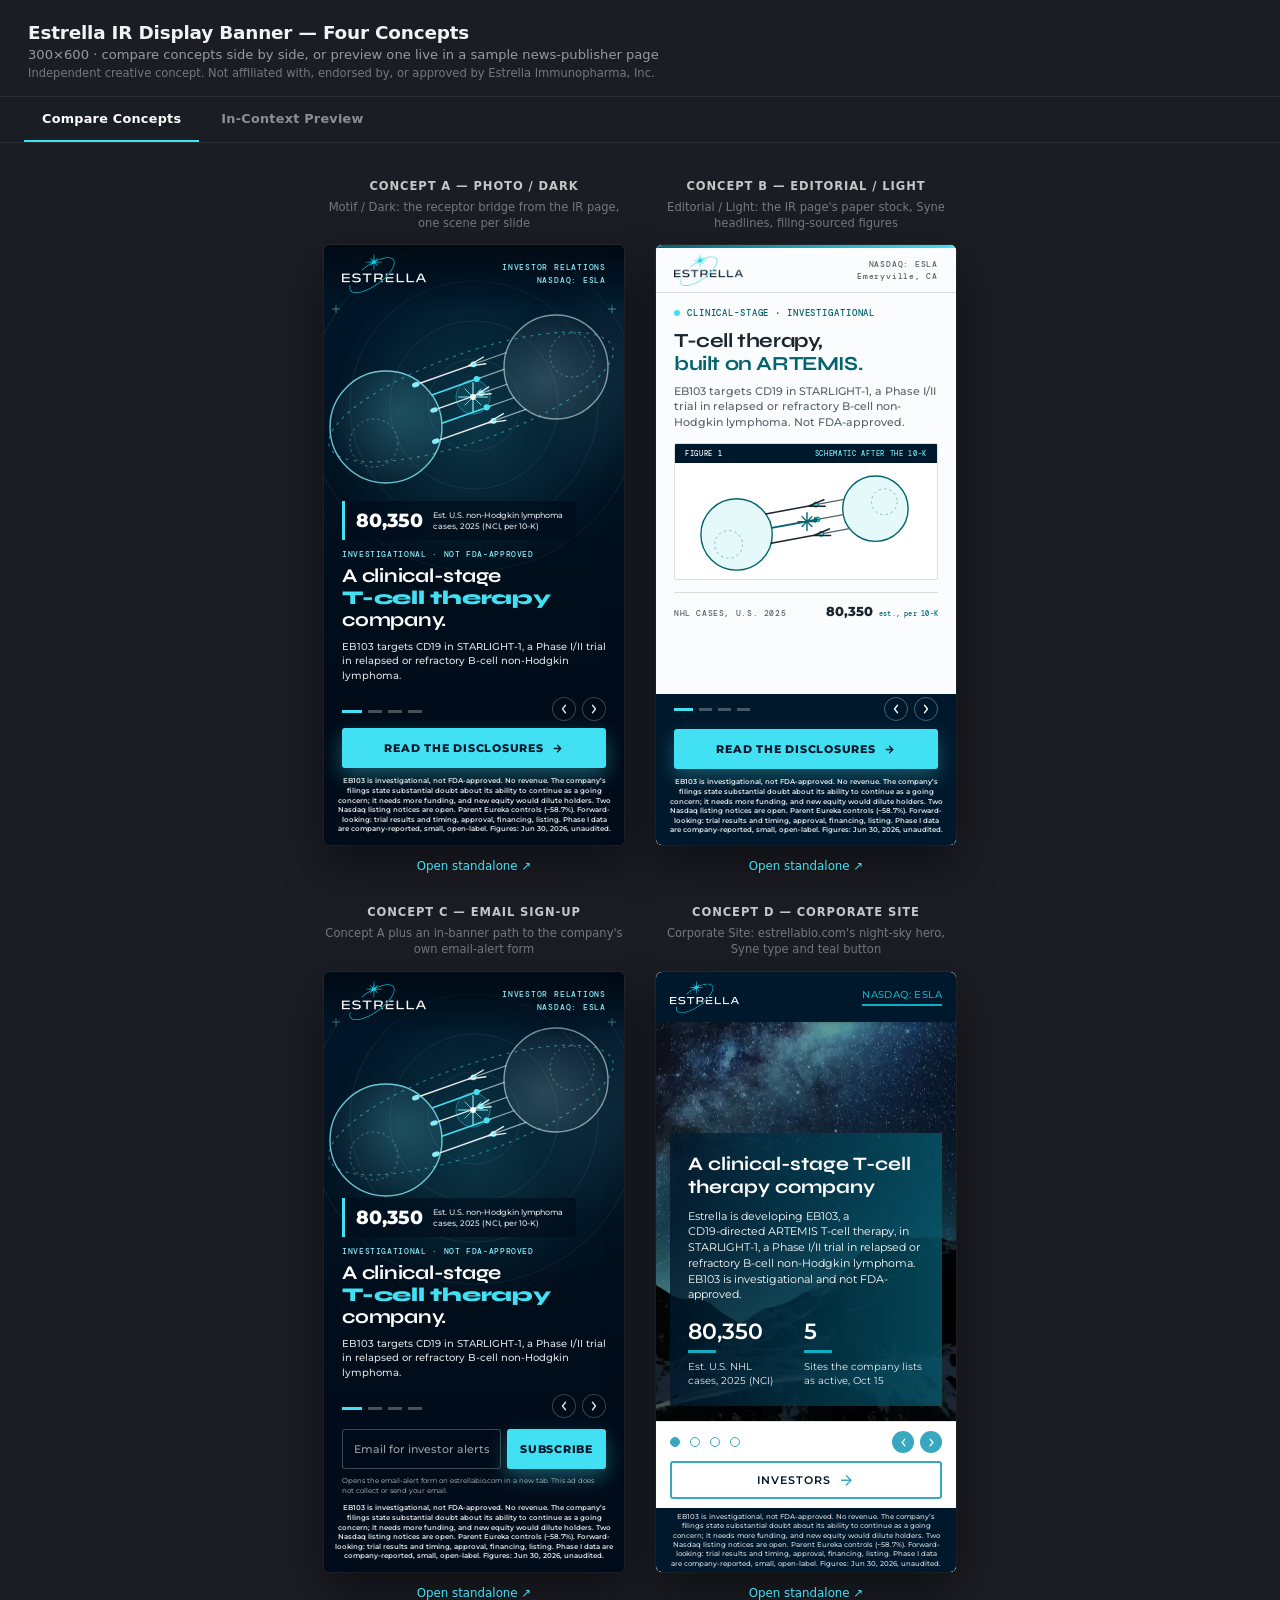
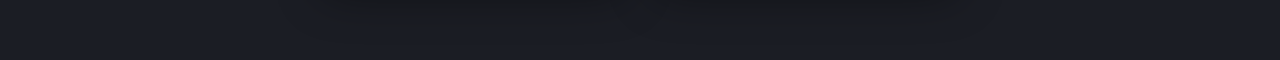
<file: index.html>
<!DOCTYPE html>
<html lang="en">
<head>
<meta name="robots" content="noindex,nofollow">
<meta charset="UTF-8">
<meta name="viewport" content="width=device-width,initial-scale=1">
<meta name="ir-banner-company" content="Estrella Immunopharma, Inc.">
<link rel="icon" href="data:,">
<title>Estrella IR Banner — Concept Comparison</title>
<style>
  :root { --ui-accent:#41e0f3; }
  * { margin:0; padding:0; box-sizing:border-box; }
  html, body {
    height:100%;
    background:#1b1d24;
    font-family:-apple-system, BlinkMacSystemFont, 'Segoe UI', system-ui, sans-serif;
    color:#f2f3f5;
  }
  header {
    padding:22px 28px 16px;
    border-bottom:1px solid rgba(255,255,255,0.08);
  }
  header h1 { font-size:1.15rem; font-weight:700; letter-spacing:-0.01em; }
  header p { margin-top:4px; font-size:0.82rem; color:rgba(255,255,255,0.55); }
  header p.pitch-note { font-size:0.72rem; color:rgba(255,255,255,0.4); }

  /* ---- tabs ---- */
  .tabs {
    display:flex;
    gap:4px;
    padding:0 24px;
    border-bottom:1px solid rgba(255,255,255,0.08);
  }
  .tab-btn {
    background:none;
    border:0;
    font-family:inherit;
    color:rgba(255,255,255,0.5);
    font-size:0.8rem;
    font-weight:700;
    letter-spacing:0.02em;
    padding:14px 18px;
    cursor:pointer;
    border-bottom:2px solid transparent;
    transition:color 0.15s ease;
  }
  .tab-btn:hover { color:rgba(255,255,255,0.8); }
  .tab-btn.active { color:#fff; border-bottom-color:var(--ui-accent); }
  .tab-panel { display:none; }
  .tab-panel.active { display:block; }

  main {
    display:flex;
    flex-wrap:wrap;
    gap:32px;
    justify-content:center;
    padding:36px 24px 60px;
  }
  /* four 300px frames need about 1344px of width; below that, wrap 2 + 2 rather than 3 + 1 */
  @media (max-width:1343px) { main { max-width:700px; margin:0 auto; } }
  .col { display:flex; flex-direction:column; align-items:center; gap:14px; }
  .col h2 {
    font-size:0.72rem;
    font-weight:700;
    letter-spacing:0.08em;
    text-transform:uppercase;
    color:rgba(255,255,255,0.75);
  }
  .col .tag {
    max-width:300px;
    min-height:2.8em;
    font-size:0.72rem;
    line-height:1.4;
    text-align:center;
    color:rgba(255,255,255,0.4);
    margin-top:-8px;
  }
  .frame-wrap {
    width:300px;
    height:600px;
    border-radius:6px;
    overflow:hidden;
    box-shadow:0 20px 48px rgba(0,0,0,0.45), 0 0 0 1px rgba(255,255,255,0.06);
    background:#000;
  }
  iframe { width:300px; height:600px; border:0; display:block; }
  .col a {
    font-size:0.74rem;
    color:var(--ui-accent);
    text-decoration:none;
  }
  .col a:hover { text-decoration:underline; }

  /* ---- in-context preview panel ---- */
  .preview-intro {
    text-align:center;
    padding:28px 24px 0;
  }
  .preview-intro p {
    font-size:0.82rem;
    color:rgba(255,255,255,0.55);
    max-width:560px;
    margin:0 auto;
  }
  .concept-switch {
    display:flex;
    flex-wrap:wrap;
    gap:10px;
    justify-content:center;
    padding:18px 24px 0;
  }
  .concept-btn {
    background:rgba(255,255,255,0.06);
    border:1px solid rgba(255,255,255,0.14);
    color:rgba(255,255,255,0.65);
    font-family:inherit;
    font-size:0.76rem;
    font-weight:700;
    letter-spacing:0.02em;
    padding:9px 16px;
    border-radius:20px;
    cursor:pointer;
    transition:all 0.15s ease;
  }
  .concept-btn:hover { border-color:rgba(255,255,255,0.3); }
  .concept-btn.active { background:var(--ui-accent); border-color:var(--ui-accent); color:#0c1015; }

  .preview-wrap {
    max-width:1180px;
    margin:24px auto 12px;
    padding:0 24px;
  }
  .preview-frame-outer {
    border-radius:6px;
    overflow:hidden;
    box-shadow:0 20px 48px rgba(0,0,0,0.45), 0 0 0 1px rgba(255,255,255,0.06);
  }
  #preview-iframe {
    width:100%;
    height:950px;
    border:0;
    display:block;
    background:#fff;
  }
  .preview-footer {
    text-align:center;
    padding:14px 24px 60px;
  }
  .preview-footer a {
    font-size:0.74rem;
    color:var(--ui-accent);
    text-decoration:none;
  }
  .preview-footer a:hover { text-decoration:underline; }
</style>
</head>
<body>

<header>
  <h1>Estrella IR Display Banner — Four Concepts</h1>
  <p>300×600 · compare concepts side by side, or preview one live in a sample news-publisher page</p>
  <p class="pitch-note">Independent creative concept. Not affiliated with, endorsed by, or approved by Estrella Immunopharma, Inc.</p>
</header>

<div class="tabs">
  <button type="button" class="tab-btn active" data-tab="compare">Compare Concepts</button>
  <button type="button" class="tab-btn" data-tab="preview">In-Context Preview</button>
</div>

<section class="tab-panel active" id="tab-compare">
  <main>
    <div class="col">
      <h2>Concept A — Photo / Dark</h2>
      <span class="tag">Motif / Dark: the receptor bridge from the IR page, one scene per slide</span>
      <div class="frame-wrap">
        <iframe src="concept-a-photo/index.html" title="Estrella banner — photo concept"></iframe>
      </div>
      <a href="concept-a-photo/index.html" target="_blank" rel="noopener">Open standalone ↗</a>
    </div>

    <div class="col">
      <h2>Concept B — Editorial / Light</h2>
      <span class="tag">Editorial / Light: the IR page&#x27;s paper stock, Syne headlines, filing-sourced figures</span>
      <div class="frame-wrap">
        <iframe src="concept-b-editorial/index.html" title="Estrella banner — editorial concept"></iframe>
      </div>
      <a href="concept-b-editorial/index.html" target="_blank" rel="noopener">Open standalone ↗</a>
    </div>

    <div class="col">
      <h2>Concept C — Email Sign-up</h2>
      <span class="tag">Concept A plus an in-banner path to the company&#x27;s own email-alert form</span>
      <div class="frame-wrap">
        <iframe src="concept-c-dashboard/index.html" title="Estrella banner — email sign-up concept"></iframe>
      </div>
      <a href="concept-c-dashboard/index.html" target="_blank" rel="noopener">Open standalone ↗</a>
    </div>

    <div class="col">
      <h2>Concept D — Corporate Site</h2>
      <span class="tag">Corporate Site: estrellabio.com&#x27;s night-sky hero, Syne type and teal button</span>
      <div class="frame-wrap">
        <iframe src="concept-d-corporate/index.html" title="Estrella banner — corporate-site concept"></iframe>
      </div>
      <a href="concept-d-corporate/index.html" target="_blank" rel="noopener">Open standalone ↗</a>
    </div>
  </main>
</section>

<section class="tab-panel" id="tab-preview">
  <div class="preview-intro">
    <p>A sample news-publisher article page with the banner dropped into the right-rail ad slot — the way it would actually sit alongside real editorial content. Switch concepts below.</p>
  </div>

  <div class="concept-switch">
    <button type="button" class="concept-btn active" data-concept="a">Concept A — Photo</button>
    <button type="button" class="concept-btn" data-concept="b">Concept B — Editorial</button>
    <button type="button" class="concept-btn" data-concept="c">Concept C — Email Sign-up</button>
    <button type="button" class="concept-btn" data-concept="d">Concept D — Corporate Site</button>
  </div>

  <div class="preview-wrap">
    <div class="preview-frame-outer">
      <iframe id="preview-iframe" src="context-preview/news.html?concept=a" title="Estrella banner — in-context publisher preview"></iframe>
    </div>
  </div>

  <div class="preview-footer">
    <a id="preview-open-link" href="context-preview/news.html?concept=a" target="_blank" rel="noopener">Open standalone ↗</a>
  </div>
</section>

<script>
  document.querySelectorAll('.tab-btn').forEach(function (btn) {
    btn.addEventListener('click', function () {
      document.querySelectorAll('.tab-btn').forEach(function (b) { b.classList.remove('active') })
      document.querySelectorAll('.tab-panel').forEach(function (p) { p.classList.remove('active') })
      btn.classList.add('active')
      document.getElementById('tab-' + btn.dataset.tab).classList.add('active')
    })
  })

  document.querySelectorAll('.concept-btn').forEach(function (btn) {
    btn.addEventListener('click', function () {
      document.querySelectorAll('.concept-btn').forEach(function (b) { b.classList.remove('active') })
      btn.classList.add('active')
      var url = 'context-preview/news.html?concept=' + btn.dataset.concept
      document.getElementById('preview-iframe').src = url
      document.getElementById('preview-open-link').href = url
    })
  })
</script>

</body>
</html>
</file>
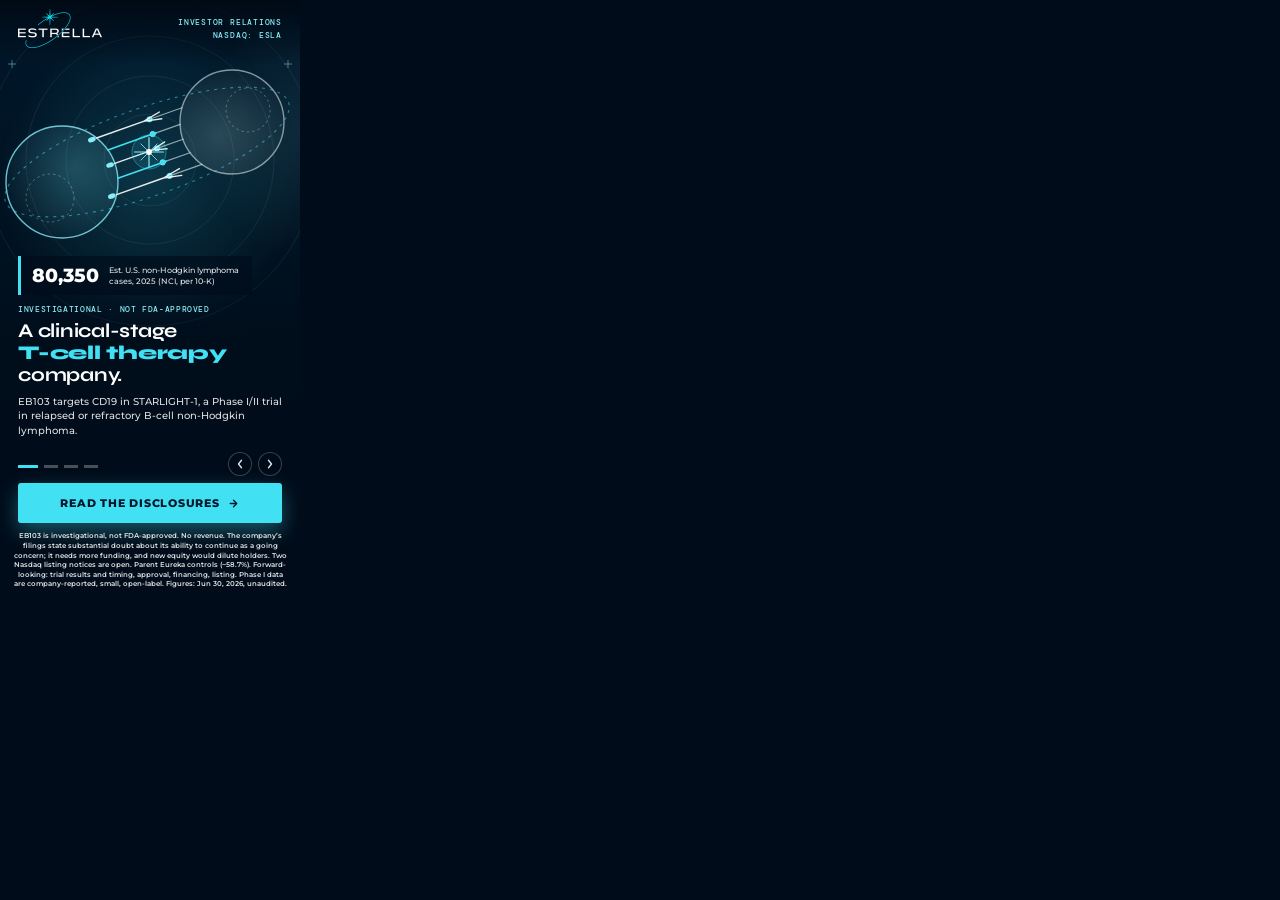
<file: concept-a-photo/index.html>
<!DOCTYPE html>
<html lang="en">
<head>
<meta name="robots" content="noindex,nofollow">
<meta charset="UTF-8">
<meta name="ad.size" content="width=300,height=600">
<meta http-equiv="X-UA-Compatible" content="IE=Edge">
<meta name="viewport" content="width=300,initial-scale=1">
<link rel="icon" href="data:,">
<title>Estrella Immunopharma, Inc. — Investor Relations</title>
<link rel="preconnect" href="https://fonts.googleapis.com">
<link rel="preconnect" href="https://fonts.gstatic.com" crossorigin>
<link href="https://fonts.googleapis.com/css2?family=Syne:wght@600;700;800&family=Montserrat:wght@400;500;600;700;800&family=DM+Mono:wght@400;500&display=swap" rel="stylesheet">
<link rel="stylesheet" href="style.css">
</head>
<body>

<!--
  Estrella Immunopharma, Inc. — IR display banner, 300x600 — Concept A: Motif / Dark.
  Promotes: https://gracinting.github.io/estrellaimmunopharma-ir-concept/
  The IR concept page has no photography (only the logo), so each slide's
  background is that page's own hero schematic redrawn at banner scale
  (.tmp/motif.py): the T cell and B cell with AbTCR receptors, CD19, the eight-
  point star and the orbit, then nine patient dots and a to-scale cash bar,
  all drawn to the filed values. A floating chip, persistent logo/ticker
  chrome, CTA and a risk-naming forward-looking-statements line sit on top.
  There is no persistent stat row: this is a pre-approval company with a
  going-concern note, so each number travels with its limits on its own slide.
  Concept C is generated from this file (scripts/build_concept_c.py), so
  re-run that after every edit here.
-->

<div id="banner" aria-label="Estrella Immunopharma, Inc. investor relations advertisement">

  <div id="slides">
    <svg width="0" height="0" style="position:absolute" aria-hidden="true"><defs><radialGradient id="g-t" cx="62%" cy="38%" r="75%"><stop offset="0" stop-color="#76e4f3" stop-opacity=".22"/><stop offset="1" stop-color="#76e4f3" stop-opacity="0"/></radialGradient><radialGradient id="g-b" cx="38%" cy="62%" r="75%"><stop offset="0" stop-color="#e5f8fa" stop-opacity=".16"/><stop offset="1" stop-color="#e5f8fa" stop-opacity="0"/></radialGradient><g id="m-star"><path d="M0-16V16M-16 0H16" stroke-width="1.3"/><path d="M-9-9L9 9M9-9L-9 9" stroke-width=".9"/><circle r="3.2" fill="#ffffff" stroke="none"/></g></defs></svg>

    <!-- Slide 1 — Overview -->
    <section class="slide" data-index="0">
      <div class="slide-bg motif" role="img" aria-label="Schematic of a T cell and a B cell joined by receptors, an eight-point star where they meet"><svg viewBox="0 0 300 600" aria-hidden="true"><circle class="m-ring" cx="150" cy="168" r="46"/><circle class="m-ring" cx="150" cy="168" r="84"/><circle class="m-ring" cx="150" cy="168" r="124"/><circle class="m-ring" cx="150" cy="168" r="166"/><path class="m-plus" d="M8 72H16M12 68V76"/><path class="m-plus" d="M284 72H292M288 68V76"/><g transform="rotate(-19.4 147 160)"><ellipse class="m-orbit" cx="147" cy="160" rx="150" ry="44"/></g><circle class="m-mem m-mem-b" cx="232" cy="130" r="52" fill="url(#g-b)"/><circle class="m-nuc" cx="248" cy="118" r="22"/><circle class="m-mem m-mem-t" cx="62" cy="190" r="56" fill="url(#g-t)"/><circle class="m-nuc" cx="50" cy="206" r="24"/><path class="m-cd19" d="M182 115.8L149.5 127.3"/><circle class="m-cd19h" cx="149.5" cy="127.3" r="2.6"/><path class="m-abtcr" d="M96.6 146L143.6 129.4M143.6 129.4L161.8 126.8M143.6 129.4L159.4 120"/><ellipse class="m-cd3" cx="91.9" cy="147.6" rx="4" ry="2.5" transform="rotate(-19.4 91.9 147.6)"/><path class="m-cd19" d="M180.1 132.4L152.6 142.1"/><circle class="m-cd19h" cx="152.6" cy="142.1" r="2.6"/><path class="m-costim" d="M107.9 157.9L152.6 142.1"/><path class="m-costim-h" d="M157.3 140.4L153.7 145.1L151.7 142.4L151.6 139.1Z"/><path class="m-cd19" d="M183 147.3L157.1 156.4"/><circle class="m-cd19h" cx="157.1" cy="156.4" r="2.6"/><path class="m-abtcr" d="M114.8 171.4L152.3 158.1M152.3 158.1L167.1 156.7M152.3 158.1L164.7 149.9"/><ellipse class="m-cd3" cx="110.1" cy="173" rx="4" ry="2.5" transform="rotate(-19.4 110.1 173)"/><path class="m-cd19" d="M190 160.7L162.6 170.4"/><circle class="m-cd19h" cx="162.6" cy="170.4" r="2.6"/><path class="m-costim" d="M117.9 186.2L162.6 170.4"/><path class="m-costim-h" d="M167.3 168.7L163.7 173.4L161.7 170.7L161.6 167.4Z"/><path class="m-cd19" d="M201.9 172.4L169.5 183.9"/><circle class="m-cd19h" cx="169.5" cy="183.9" r="2.6"/><path class="m-abtcr" d="M116.6 202.6L163.5 186M163.5 186L181.8 183.4M163.5 186L179.4 176.6"/><ellipse class="m-cd3" cx="111.9" cy="204.2" rx="4" ry="2.5" transform="rotate(-19.4 111.9 204.2)"/><circle class="m-halo" cx="149" cy="160" r="17"/><use class="m-star" href="#m-star" transform="translate(149 160) scale(.9)"/></svg></div>
      <div class="slide-scrim-top"></div>
      <div class="slide-scrim-bottom"></div>
      <div class="slide-copy">
        <div class="mid-chip">
          <span class="chip-num">80,350</span>
          <span class="chip-label">Est. U.S. non-Hodgkin lymphoma<br>cases, 2025 (NCI, per 10-K)</span>
        </div>
        <div class="copy-bottom">
          <div class="kicker">Investigational · Not FDA-approved</div>
          <h1>A clinical-stage<br><em>T-cell therapy</em><br>company.</h1>
          <p>EB103 targets CD19 in STARLIGHT-1, a Phase I/II trial in relapsed or refractory B-cell non-Hodgkin lymphoma.</p>
        </div>
      </div>
    </section>

    <!-- Slide 2 — Platform -->
    <section class="slide" data-index="1">
      <div class="slide-bg motif" role="img" aria-label="Detail of an AbTCR with CD3, a co-stimulatory molecule and CD19 on a B cell, labelled"><svg viewBox="0 0 300 600" aria-hidden="true"><circle class="m-ring" cx="150" cy="170" r="46"/><circle class="m-ring" cx="150" cy="170" r="84"/><circle class="m-ring" cx="150" cy="170" r="124"/><circle class="m-ring" cx="150" cy="170" r="166"/><path class="m-plus" d="M8 72H16M12 68V76"/><path class="m-plus" d="M284 72H292M288 68V76"/><circle class="m-mem m-mem-t" cx="-76" cy="178" r="142" fill="url(#g-t)"/><circle class="m-nuc" cx="-96" cy="188" r="46"/><circle class="m-mem m-mem-b" cx="376" cy="178" r="142" fill="url(#g-b)"/><circle class="m-nuc" cx="406" cy="188" r="46"/><path class="m-cd19" d="M243.1 128L205.1 128"/><circle class="m-cd19h" cx="205.1" cy="128" r="3.4"/><path class="m-abtcr" d="M56.9 128L100.9 128M100.9 128L197.1 121.5M100.9 128L197.1 134.5"/><ellipse class="m-cd3" cx="50.9" cy="123" rx="5" ry="3"/><ellipse class="m-cd3" cx="50.9" cy="133" rx="5" ry="3"/><path class="m-cd19" d="M234 178L196 178"/><circle class="m-cd19h" cx="196" cy="178" r="3.4"/><path class="m-costim" d="M66 178L186 178"/><path class="m-costim-h" d="M194 178L186 173.5L182 178L186 182.5Z"/><path class="m-cd19" d="M243.1 228L205.1 228"/><circle class="m-cd19h" cx="205.1" cy="228" r="3.4"/><path class="m-abtcr" d="M56.9 228L100.9 228M100.9 228L197.1 221.5M100.9 228L197.1 234.5"/><ellipse class="m-cd3" cx="50.9" cy="223" rx="5" ry="3"/><ellipse class="m-cd3" cx="50.9" cy="233" rx="5" ry="3"/><text class="m-lab" x="20" y="100">CD3</text><path class="m-lead" d="M30 104L45 120"/><text class="m-lab" x="84" y="100">AbTCR</text><path class="m-lead" d="M94 104L86 125"/><text class="m-lab" x="272" y="100" text-anchor="end">CD19</text><path class="m-lead" d="M246 104L209 124"/><text class="m-lab acc" x="150" y="207" text-anchor="middle">Co-stimulatory</text><path class="m-lead acc" d="M166 200L186 183"/></svg></div>
      <div class="slide-scrim-top"></div>
      <div class="slide-scrim-bottom"></div>
      <div class="slide-copy">
        <div class="mid-chip">
          <span class="chip-num">ARTEMIS</span>
          <span class="chip-label">Platform licensed from parent<br>Eureka Therapeutics</span>
        </div>
        <div class="copy-bottom">
          <div class="kicker">The platform · per the 10-K</div>
          <h1>Two receptors.<br>One T cell.<br><em>A second signal.</em></h1>
          <p>The company says a separate molecule on the same T cell adds a second, “enhancement” signal.</p>
        </div>
      </div>
    </section>

    <!-- Slide 3 — Trial record -->
    <section class="slide" data-index="2">
      <div class="slide-bg motif" role="img" aria-label="Nine dots for nine Phase I patients: three at the lower dose, five complete responders and one not evaluable at the higher dose"><svg viewBox="0 0 300 600" aria-hidden="true"><circle class="m-ring" cx="150" cy="168" r="46"/><circle class="m-ring" cx="150" cy="168" r="84"/><circle class="m-ring" cx="150" cy="168" r="124"/><circle class="m-ring" cx="150" cy="168" r="166"/><path class="m-plus" d="M8 72H16M12 68V76"/><path class="m-plus" d="M284 72H292M288 68V76"/><path class="m-brk" d="M24.5 124V120H95.5V124"/><path class="m-brk acc" d="M118.5 124V120H267.5V124"/><text class="m-lab" x="60.0" y="112" text-anchor="middle">2.5M T cells/kg</text><text class="m-lab acc" x="193.0" y="112" text-anchor="middle">5M T cells/kg</text><circle class="p-lo" cx="34" cy="150" r="9.5"/><circle class="p-lo" cx="60" cy="150" r="9.5"/><circle class="p-lo" cx="86" cy="150" r="9.5"/><circle class="p-cr" cx="128" cy="150" r="9.5"/><path class="p-tick" d="M124.4 150.2L127.2 153L132 147"/><circle class="p-cr" cx="154" cy="150" r="9.5"/><path class="p-tick" d="M150.4 150.2L153.2 153L158 147"/><circle class="p-cr" cx="180" cy="150" r="9.5"/><path class="p-tick" d="M176.4 150.2L179.2 153L184 147"/><circle class="p-cr" cx="206" cy="150" r="9.5"/><path class="p-tick" d="M202.4 150.2L205.2 153L210 147"/><circle class="p-cr" cx="232" cy="150" r="9.5"/><path class="p-tick" d="M228.4 150.2L231.2 153L236 147"/><circle class="p-ne" cx="258" cy="150" r="9.5"/><text class="m-lab" x="60.0" y="184" text-anchor="middle">3 patients</text><text class="m-lab" x="60.0" y="195" text-anchor="middle">rate not reported</text><text class="m-lab acc" x="193.0" y="184" text-anchor="middle">6 patients</text><circle class="p-cr" cx="132" cy="215" r="4.2"/><text class="m-lab key" x="141" y="217.6">Complete response, Month 1 (5)</text><circle class="p-ne" cx="132" cy="231" r="4.2"/><text class="m-lab key" x="141" y="233.6">Not evaluable (1)</text></svg></div>
      <div class="slide-scrim-top"></div>
      <div class="slide-scrim-bottom"></div>
      <div class="slide-copy">
        <div class="mid-chip">
          <span class="chip-num">5 of 5</span>
          <span class="chip-label">evaluable at the higher dose:<br>complete response, Month 1</span>
        </div>
        <div class="copy-bottom">
          <div class="kicker">STARLIGHT-1 · Phase I · 9 patients</div>
          <h1>Early data.<br>Nine patients.<br><em>Open-label.</em></h1>
          <p>A sixth patient at that dose died of sepsis on Day 18 (investigator: unrelated) and was not evaluable.</p>
        </div>
      </div>
    </section>

    <!-- Slide 4 — Funding and risk -->
    <section class="slide" data-index="3">
      <div class="slide-bg motif" role="img" aria-label="Two bars to one scale: cash of $0.15 million against $9.3 million of current liabilities"><svg viewBox="0 0 300 600" aria-hidden="true"><circle class="m-ring" cx="150" cy="168" r="46"/><circle class="m-ring" cx="150" cy="168" r="84"/><circle class="m-ring" cx="150" cy="168" r="124"/><circle class="m-ring" cx="150" cy="168" r="166"/><path class="m-plus" d="M8 72H16M12 68V76"/><path class="m-plus" d="M284 72H292M288 68V76"/><path class="m-tick" d="M24 92V214"/><text class="m-lab key" x="24" y="226" text-anchor="start">$0M</text><path class="m-tick" d="M149 92V214"/><text class="m-lab key" x="149" y="226" text-anchor="middle">$5M</text><path class="m-tick" d="M274 92V214"/><text class="m-lab key" x="274" y="226" text-anchor="end">$10M</text><text class="m-lab" x="24" y="104">Cash and equivalents</text><rect class="b-cash" x="24" y="110" width="3.7" height="14"/><text class="m-val" x="33.7" y="121">$0.15M</text><text class="m-lab" x="24" y="152">Total liabilities, all current</text><rect class="b-rel" x="24" y="158" width="207.6" height="14"/><rect class="b-oth" x="231.6" y="158" width="23.8" height="14"/><text class="m-val" x="261.4" y="169" style="display:none">$9.3M</text><text class="m-lab key" x="27" y="168.5" style="fill:#00182b;font-weight:600">$8.3M accrued to related parties</text><text class="m-val" x="276" y="152" text-anchor="end">$9.3M</text><text class="m-lab key" x="24" y="244">Jun 30, 2026, unaudited. One scale.</text></svg></div>
      <div class="slide-scrim-top"></div>
      <div class="slide-scrim-bottom"></div>
      <div class="slide-copy">
        <div class="mid-chip">
          <span class="chip-num">2 open</span>
          <span class="chip-label">Nasdaq listing notices:<br>bid price, market value</span>
        </div>
        <div class="copy-bottom">
          <div class="kicker">The filings · Jun 30, 2026 · unaudited</div>
          <h1>Cash <span class="n">$0.15M</span>.<br><em>Going-concern</em><br><em>doubt.</em></h1>
          <p>No revenue. Current liabilities $9.3M, $8.3M of it accrued to related parties, mostly Eureka.</p>
        </div>
      </div>
    </section>

  </div>

  <!-- Persistent chrome — sits above the rotating slides -->
  <header id="top-bar" class="reveal" data-delay="0">
    <img id="logo" src="assets/logo.png" width="84" height="39" alt="Estrella">
    <div id="eyebrow">INVESTOR&nbsp;RELATIONS<br>NASDAQ:&nbsp;ESLA</div>
  </header>

  <div id="bottom-fixed" class="reveal" data-delay="4">
    <div id="dots" role="tablist" aria-label="Slide selector">
      <button class="dot active" data-index="0" aria-label="Slide 1: Overview"></button>
      <button class="dot" data-index="1" aria-label="Slide 2: Platform"></button>
      <button class="dot" data-index="2" aria-label="Slide 3: Trial record"></button>
      <button class="dot" data-index="3" aria-label="Slide 4: Funding and risk"></button>
    </div>
    <button type="button" class="nav-arrow" id="arrow-prev" aria-label="Previous slide">
      <svg viewBox="0 0 16 16"><path d="M10 3 6 8l4 5" stroke="currentColor" stroke-width="1.7" fill="none" stroke-linecap="round" stroke-linejoin="round"/></svg>
    </button>
    <button type="button" class="nav-arrow" id="arrow-next" aria-label="Next slide">
      <svg viewBox="0 0 16 16"><path d="M6 3l4 5-4 5" stroke="currentColor" stroke-width="1.7" fill="none" stroke-linecap="round" stroke-linejoin="round"/></svg>
    </button>

    <a href="#" id="cta">
      <span>Read the disclosures</span>
      <svg viewBox="0 0 16 16" id="cta-arrow" aria-hidden="true"><path d="M4 8h8M8 4l4 4-4 4" stroke="currentColor" stroke-width="1.6" fill="none" stroke-linecap="round" stroke-linejoin="round"/></svg>
    </a>
    <p id="disclosure">EB103 is investigational, not FDA-approved. No revenue. The company’s filings state substantial doubt about its ability to continue as a going concern; it needs more funding, and new equity would dilute holders. Two Nasdaq listing notices are open. Parent Eureka controls (~58.7%). Forward-looking: trial results and timing, approval, financing, listing. Phase I data are company-reported, small, open-label. Figures: Jun 30, 2026, unaudited.</p>
  </div>

  <!-- Standard HTML5-ad click-tag plumbing -->
  <div id="click-tag-wrapper"></div>
</div>

<script src="script.js"></script>
</body>
</html>
</file>
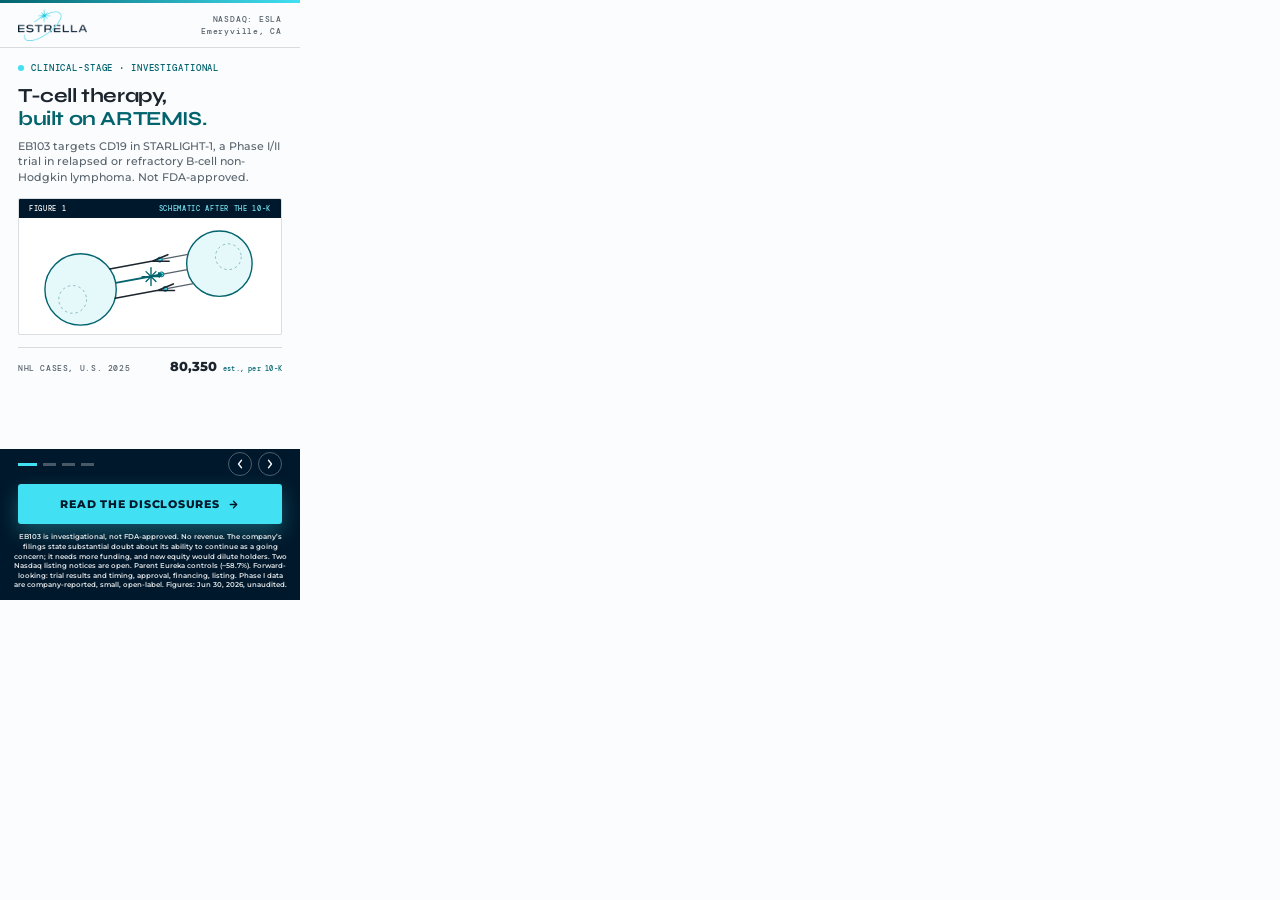
<file: concept-b-editorial/index.html>
<!DOCTYPE html>
<html lang="en">
<head>
<meta name="robots" content="noindex,nofollow">
<meta charset="UTF-8">
<meta name="ad.size" content="width=300,height=600">
<meta http-equiv="X-UA-Compatible" content="IE=Edge">
<meta name="viewport" content="width=300,initial-scale=1">
<link rel="icon" href="data:,">
<title>Estrella Immunopharma, Inc. — Investor Overview</title>
<link rel="preconnect" href="https://fonts.googleapis.com">
<link rel="preconnect" href="https://fonts.gstatic.com" crossorigin>
<link href="https://fonts.googleapis.com/css2?family=Syne:wght@600;700;800&family=Montserrat:wght@400;500;600;700;800&family=DM+Mono:wght@400;500&display=swap" rel="stylesheet">
<link rel="stylesheet" href="style.css">
</head>
<body>

<!--
  Estrella Immunopharma, Inc. — IR display banner, 300x600 — Concept B: Editorial / Light.
  Promotes: https://gracinting.github.io/estrellaimmunopharma-ir-concept/
  The IR concept page's own light stock (paper, tint, ink, deep navy, Syne headlines, DM Mono
  captions, filing-sourced figures): one "Figure N" schematic per slide drawn to the filed
  values (.tmp/build_b.py), a key-fact row, and a dark closing band with the CTA and a
  risk-naming forward-looking-statements line.
-->

<div id="banner" aria-label="Estrella Immunopharma, Inc. investor relations advertisement">

  <div id="top-rule"></div>

  <header id="top-bar" class="reveal" data-delay="0">
    <img id="logo" src="assets/logo.png" width="69" height="32" alt="Estrella">
    <div id="masthead">NASDAQ:&nbsp;ESLA<br>Emeryville,&nbsp;CA</div>
  </header>

  <div id="slides">

    <!-- Slide 1 — Cover -->
    <section class="slide" data-index="0">
      <div class="slide-copy">
        <p class="eyebrow">Clinical-stage · Investigational</p>
        <h1>T-cell therapy,<br><em>built on ARTEMIS.</em></h1>
        <p class="lead">EB103 targets CD19 in STARLIGHT-1, a Phase I/II trial in relapsed or refractory B-cell non-Hodgkin lymphoma. Not FDA-approved.</p>

        <figure class="fig-card">
          <div class="fig-bar"><span>Figure 1</span><span>Schematic after the 10-K</span></div>
          <div class="fig-body"><svg viewBox="0 0 240 100" role="img" aria-label="Schematic of a T cell and a B cell joined by receptors"><circle class="f-mem" cx="50" cy="62" r="36"/><circle class="f-nuc" cx="42" cy="72" r="14"/><circle class="f-mem" cx="190" cy="36" r="33"/><circle class="f-nuc" cx="199" cy="29" r="13"/><path class="f-cd19" d="M158.4 26.6L129.9 31.9"/><circle class="f-cd19h" cx="129.9" cy="31.9" r="2.5"/><path class="f-abtcr" d="M79.4 41.3L122.8 33.2M122.8 33.2L139.3 33.6M122.8 33.2L138 26.9"/><path class="f-cd19" d="M157.6 42L131.6 46.8"/><circle class="f-cd19h" cx="131.6" cy="46.8" r="2.5"/><path class="f-costim" d="M85.4 55.4L128.7 47.4"/><path class="f-costim-h" d="M133.1 46.6L129.2 50.3L127.7 47.6L128.1 44.4Z"/><path class="f-cd19" d="M163.8 56.1L135.4 61.4"/><circle class="f-cd19h" cx="135.4" cy="61.4" r="2.5"/><path class="f-abtcr" d="M84.9 70.8L128.3 62.7M128.3 62.7L144.7 63.1M128.3 62.7L143.5 56.4"/><g class="f-star" transform="translate(121 49)"><path d="M0-9V9M-9 0H9"/><path d="M-5-5L5 5M5-5L-5 5" stroke-width=".8"/></g><text class="f-lab" x="50" y="104" text-anchor="middle" style="display:none"></text></svg></div>
        </figure>

        <dl class="kf">
          <dt>NHL cases, U.S. 2025</dt>
          <dd><span class="kf-v">80,350</span> <em>est., per 10-K</em></dd>
        </dl>
      </div>
    </section>

    <!-- Slide 2 — Platform -->
    <section class="slide" data-index="1">
      <div class="slide-copy">
        <p class="eyebrow">Fig. 02 · The platform</p>
        <h1>Two receptors,<br><em>one T cell.</em></h1>
        <p class="lead">The company says its AbTCR binds CD19 and the T cell’s own CD3 answers; a separate molecule adds a second signal.</p>

        <figure class="fig-card">
          <div class="fig-bar"><span>Figure 2</span><span>How ARTEMIS is described</span></div>
          <div class="fig-body"><svg viewBox="0 0 240 96" role="img" aria-label="Four labelled steps: CD19, AbTCR, CD3, co-stimulatory signal"><g class="fig-step"><rect x="8" y="34" width="50" height="34" rx="4"/><text x="33" y="55" text-anchor="middle">CD19</text></g><text class="f-n" x="33" y="26" text-anchor="middle">1</text><path class="fig-arrow" d="M60 51H72M68 47L72 51L68 55"/><g class="fig-step accent"><rect x="66" y="34" width="50" height="34" rx="4"/><text x="91" y="55" text-anchor="middle">AbTCR</text></g><text class="f-n" x="91" y="26" text-anchor="middle">2</text><path class="fig-arrow" d="M118 51H130M126 47L130 51L126 55"/><g class="fig-step"><rect x="124" y="34" width="50" height="34" rx="4"/><text x="149" y="55" text-anchor="middle">CD3</text></g><text class="f-n" x="149" y="26" text-anchor="middle">3</text><path class="fig-arrow" d="M176 51H188M184 47L188 51L184 55"/><g class="fig-step"><rect x="182" y="34" width="50" height="34" rx="4"/><text x="207" y="55" text-anchor="middle">CO-STIM</text></g><text class="f-n" x="207" y="26" text-anchor="middle">4</text><text class="f-note" x="120" y="88" text-anchor="middle">Target, receptor, T-cell CD3, second signal</text></svg></div>
        </figure>

        <dl class="kf">
          <dt>Licensed from</dt>
          <dd><span class="kf-v">Eureka</span> <em>parent, ~58.7% at Jun 30</em></dd>
        </dl>
      </div>
    </section>

    <!-- Slide 3 — Trial record -->
    <section class="slide" data-index="2">
      <div class="slide-copy">
        <p class="eyebrow">Fig. 03 · STARLIGHT-1, Phase I</p>
        <h1>Nine patients.<br><em>Open-label.</em></h1>
        <p class="lead">5 of 5 evaluable at the higher dose had a complete response at Month 1. A sixth patient there died of sepsis (investigator: unrelated) and was not evaluable.</p>

        <figure class="fig-card">
          <div class="fig-bar"><span>Figure 3</span><span>Nine Phase I patients, as reported</span></div>
          <div class="fig-body"><svg viewBox="0 0 240 96" role="img" aria-label="Nine dots for nine Phase I patients: three at the lower dose; at the higher dose five complete responders and one not evaluable"><path class="f-brk" d="M14 26V22H74V26"/><path class="f-brk on" d="M104 26V22H230V26"/><text class="f-lab" x="44.0" y="14" text-anchor="middle">2.5M T cells/kg</text><text class="f-lab on" x="167.0" y="14" text-anchor="middle">5M T cells/kg</text><circle class="p-lo" cx="22" cy="40" r="8"/><circle class="p-lo" cx="44" cy="40" r="8"/><circle class="p-lo" cx="66" cy="40" r="8"/><circle class="p-cr" cx="112" cy="40" r="8"/><path class="p-tick" d="M108.6 40.2L111.2 42.8L115.8 37.2"/><circle class="p-cr" cx="134" cy="40" r="8"/><path class="p-tick" d="M130.6 40.2L133.2 42.8L137.8 37.2"/><circle class="p-cr" cx="156" cy="40" r="8"/><path class="p-tick" d="M152.6 40.2L155.2 42.8L159.8 37.2"/><circle class="p-cr" cx="178" cy="40" r="8"/><path class="p-tick" d="M174.6 40.2L177.2 42.8L181.8 37.2"/><circle class="p-cr" cx="200" cy="40" r="8"/><path class="p-tick" d="M196.6 40.2L199.2 42.8L203.8 37.2"/><circle class="p-ne" cx="222" cy="40" r="8"/><text class="f-note" x="44.0" y="64" text-anchor="middle">3 patients</text><text class="f-note" x="44.0" y="74" text-anchor="middle">rate not reported</text><text class="f-note" x="167.0" y="64" text-anchor="middle">6 patients</text><circle class="p-cr" cx="114" cy="77" r="3.6"/><text class="f-note" x="122" y="79.5">Complete response (5)</text><circle class="p-ne" cx="114" cy="89" r="3.6"/><text class="f-note" x="122" y="91.5">Not evaluable (1)</text></svg></div>
        </figure>

        <dl class="kf">
          <dt>Dosed by Jun 30, 2026</dt>
          <dd><span class="kf-v">11</span> <em>9 Phase I, 2 Phase II</em></dd>
        </dl>
      </div>
    </section>

    <!-- Slide 4 — Funding and risk -->
    <section class="slide" data-index="3">
      <div class="slide-copy">
        <p class="eyebrow">Fig. 04 · Jun 30, 2026 · unaudited</p>
        <h1>Cash <span class="n">$0.15M.</span><br><em>Going-concern doubt.</em></h1>
        <p class="lead">No revenue. Current liabilities $9.3M, $8.3M of it accrued to related parties, mostly Eureka.</p>

        <figure class="fig-card">
          <div class="fig-bar"><span>Figure 4</span><span>Cash against liabilities, one scale</span></div>
          <div class="fig-body"><svg viewBox="0 0 240 98" role="img" aria-label="Two bars to one scale: cash of $0.15 million against $9.3 million of total liabilities"><path class="f-tick" d="M14 12V80"/><text class="f-note" x="14" y="92" text-anchor="start">$0M</text><path class="f-tick" d="M119 12V80"/><text class="f-note" x="119" y="92" text-anchor="middle">$5M</text><path class="f-tick" d="M224 12V80"/><text class="f-note" x="224" y="92" text-anchor="end">$10M</text><text class="f-lab" x="14" y="12">Cash and equivalents</text><rect class="b-cash" x="14" y="17" width="3.1" height="11"/><text class="f-val" x="22.1" y="26">$0.15M</text><text class="f-lab" x="14" y="46">Total liabilities, all current</text><text class="f-val" x="226" y="46" text-anchor="end">$9.3M</text><rect class="b-rel" x="14" y="51" width="174.4" height="13"/><rect class="b-oth" x="188.4" y="51" width="20" height="13"/><text class="f-in" x="17" y="60.4">$8.3M accrued to related parties</text><text class="f-note" x="14" y="76" style="display:none"></text></svg></div>
        </figure>

        <dl class="kf">
          <dt>Nasdaq notices open</dt>
          <dd><span class="kf-v">2</span> <em>bid price · market value</em></dd>
        </dl>
      </div>
    </section>

  </div>

  <div id="dots" class="reveal" role="tablist" aria-label="Slide selector">
    <button class="dot active" data-index="0" aria-label="Slide 1: Cover"></button>
    <button class="dot" data-index="1" aria-label="Slide 2: Platform"></button>
    <button class="dot" data-index="2" aria-label="Slide 3: Trial record"></button>
    <button class="dot" data-index="3" aria-label="Slide 4: Funding and risk"></button>
    <button type="button" class="nav-arrow" id="arrow-prev" aria-label="Previous slide">
      <svg viewBox="0 0 16 16"><path d="M10 3 6 8l4 5" stroke="currentColor" stroke-width="1.7" fill="none" stroke-linecap="round" stroke-linejoin="round"/></svg>
    </button>
    <button type="button" class="nav-arrow" id="arrow-next" aria-label="Next slide">
      <svg viewBox="0 0 16 16"><path d="M6 3l4 5-4 5" stroke="currentColor" stroke-width="1.7" fill="none" stroke-linecap="round" stroke-linejoin="round"/></svg>
    </button>
  </div>

  <div id="bottom-fixed" class="reveal" data-delay="1">
    <a href="#" id="cta">
      <span>Read the disclosures</span>
      <svg viewBox="0 0 16 16" id="cta-arrow" aria-hidden="true"><path d="M4 8h8M8 4l4 4-4 4" stroke="currentColor" stroke-width="1.6" fill="none" stroke-linecap="round" stroke-linejoin="round"/></svg>
    </a>
    <div id="fls">EB103 is investigational, not FDA-approved. No revenue. The company’s filings state substantial doubt about its ability to continue as a going concern; it needs more funding, and new equity would dilute holders. Two Nasdaq listing notices are open. Parent Eureka controls (~58.7%). Forward-looking: trial results and timing, approval, financing, listing. Phase I data are company-reported, small, open-label. Figures: Jun 30, 2026, unaudited.</div>
  </div>

  <!-- Standard HTML5-ad click-tag plumbing -->
  <div id="click-tag-wrapper"></div>
</div>

<script src="script.js"></script>
</body>
</html>
</file>
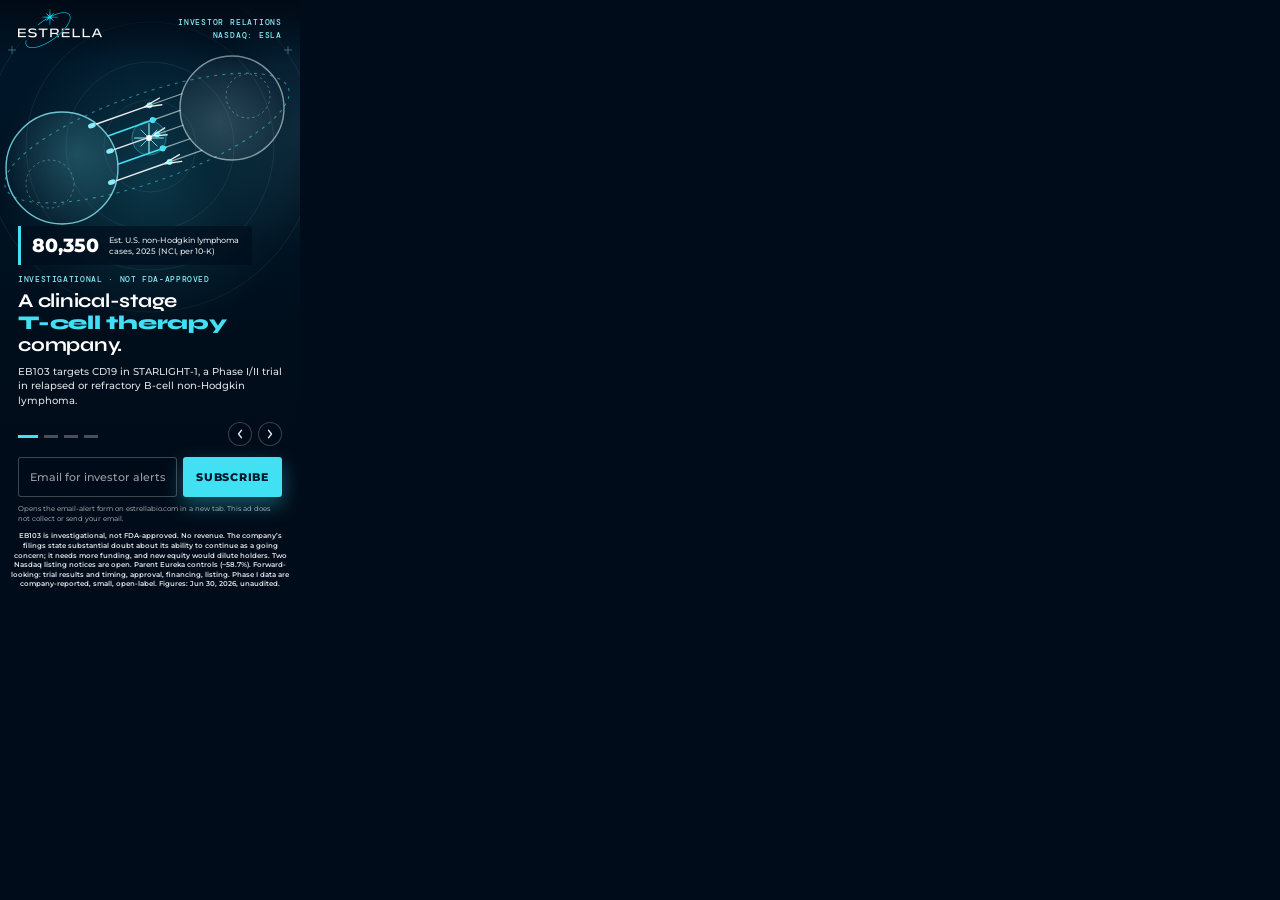
<file: concept-c-dashboard/index.html>
<!DOCTYPE html>
<html lang="en">
<head>
<meta name="robots" content="noindex,nofollow">
<meta charset="UTF-8">
<meta name="ad.size" content="width=300,height=600">
<meta http-equiv="X-UA-Compatible" content="IE=Edge">
<meta name="viewport" content="width=300,initial-scale=1">
<link rel="icon" href="data:,">
<title>Estrella Immunopharma, Inc. — Investor Alerts</title>
<link rel="preconnect" href="https://fonts.googleapis.com">
<link rel="preconnect" href="https://fonts.gstatic.com" crossorigin>
<link href="https://fonts.googleapis.com/css2?family=Syne:wght@600;700;800&family=Montserrat:wght@400;500;600;700;800&family=DM+Mono:wght@400;500&display=swap" rel="stylesheet">
<link rel="stylesheet" href="style.css">
</head>
<body>
<!-- GENERATED by build_concept_c.py from ../concept-a-photo/ (a-fingerprint: 35481c1c8a87).
     Don't edit this file: edit Concept A and re-run the script. -->


<!--
  Estrella Immunopharma, Inc. — IR display banner, 300x600 — Concept C (Concept A + email sign-up): Motif / Dark.
  Promotes: https://gracinting.github.io/estrellaimmunopharma-ir-concept/
  The IR concept page has no photography (only the logo), so each slide's
  background is that page's own hero schematic redrawn at banner scale
  (.tmp/motif.py): the T cell and B cell with AbTCR receptors, CD19, the eight-
  point star and the orbit, then nine patient dots and a to-scale cash bar,
  all drawn to the filed values. A floating chip, persistent logo/ticker
  chrome, CTA and a risk-naming forward-looking-statements line sit on top.
  There is no persistent stat row: this is a pre-approval company with a
  going-concern note, so each number travels with its limits on its own slide.
  Concept C is generated from this file (scripts/build_concept_c.py), so
  re-run that after every edit here.
-->

<div id="banner" aria-label="Estrella Immunopharma, Inc. investor relations advertisement with investor email alerts sign-up">

  <div id="slides">
    <svg width="0" height="0" style="position:absolute" aria-hidden="true"><defs><radialGradient id="g-t" cx="62%" cy="38%" r="75%"><stop offset="0" stop-color="#76e4f3" stop-opacity=".22"/><stop offset="1" stop-color="#76e4f3" stop-opacity="0"/></radialGradient><radialGradient id="g-b" cx="38%" cy="62%" r="75%"><stop offset="0" stop-color="#e5f8fa" stop-opacity=".16"/><stop offset="1" stop-color="#e5f8fa" stop-opacity="0"/></radialGradient><g id="m-star"><path d="M0-16V16M-16 0H16" stroke-width="1.3"/><path d="M-9-9L9 9M9-9L-9 9" stroke-width=".9"/><circle r="3.2" fill="#ffffff" stroke="none"/></g></defs></svg>

    <!-- Slide 1 — Overview -->
    <section class="slide" data-index="0">
      <div class="slide-bg motif" role="img" aria-label="Schematic of a T cell and a B cell joined by receptors, an eight-point star where they meet"><svg viewBox="0 0 300 600" aria-hidden="true"><circle class="m-ring" cx="150" cy="168" r="46"/><circle class="m-ring" cx="150" cy="168" r="84"/><circle class="m-ring" cx="150" cy="168" r="124"/><circle class="m-ring" cx="150" cy="168" r="166"/><path class="m-plus" d="M8 72H16M12 68V76"/><path class="m-plus" d="M284 72H292M288 68V76"/><g transform="rotate(-19.4 147 160)"><ellipse class="m-orbit" cx="147" cy="160" rx="150" ry="44"/></g><circle class="m-mem m-mem-b" cx="232" cy="130" r="52" fill="url(#g-b)"/><circle class="m-nuc" cx="248" cy="118" r="22"/><circle class="m-mem m-mem-t" cx="62" cy="190" r="56" fill="url(#g-t)"/><circle class="m-nuc" cx="50" cy="206" r="24"/><path class="m-cd19" d="M182 115.8L149.5 127.3"/><circle class="m-cd19h" cx="149.5" cy="127.3" r="2.6"/><path class="m-abtcr" d="M96.6 146L143.6 129.4M143.6 129.4L161.8 126.8M143.6 129.4L159.4 120"/><ellipse class="m-cd3" cx="91.9" cy="147.6" rx="4" ry="2.5" transform="rotate(-19.4 91.9 147.6)"/><path class="m-cd19" d="M180.1 132.4L152.6 142.1"/><circle class="m-cd19h" cx="152.6" cy="142.1" r="2.6"/><path class="m-costim" d="M107.9 157.9L152.6 142.1"/><path class="m-costim-h" d="M157.3 140.4L153.7 145.1L151.7 142.4L151.6 139.1Z"/><path class="m-cd19" d="M183 147.3L157.1 156.4"/><circle class="m-cd19h" cx="157.1" cy="156.4" r="2.6"/><path class="m-abtcr" d="M114.8 171.4L152.3 158.1M152.3 158.1L167.1 156.7M152.3 158.1L164.7 149.9"/><ellipse class="m-cd3" cx="110.1" cy="173" rx="4" ry="2.5" transform="rotate(-19.4 110.1 173)"/><path class="m-cd19" d="M190 160.7L162.6 170.4"/><circle class="m-cd19h" cx="162.6" cy="170.4" r="2.6"/><path class="m-costim" d="M117.9 186.2L162.6 170.4"/><path class="m-costim-h" d="M167.3 168.7L163.7 173.4L161.7 170.7L161.6 167.4Z"/><path class="m-cd19" d="M201.9 172.4L169.5 183.9"/><circle class="m-cd19h" cx="169.5" cy="183.9" r="2.6"/><path class="m-abtcr" d="M116.6 202.6L163.5 186M163.5 186L181.8 183.4M163.5 186L179.4 176.6"/><ellipse class="m-cd3" cx="111.9" cy="204.2" rx="4" ry="2.5" transform="rotate(-19.4 111.9 204.2)"/><circle class="m-halo" cx="149" cy="160" r="17"/><use class="m-star" href="#m-star" transform="translate(149 160) scale(.9)"/></svg></div>
      <div class="slide-scrim-top"></div>
      <div class="slide-scrim-bottom"></div>
      <div class="slide-copy">
        <div class="mid-chip">
          <span class="chip-num">80,350</span>
          <span class="chip-label">Est. U.S. non-Hodgkin lymphoma<br>cases, 2025 (NCI, per 10-K)</span>
        </div>
        <div class="copy-bottom">
          <div class="kicker">Investigational · Not FDA-approved</div>
          <h1>A clinical-stage<br><em>T-cell therapy</em><br>company.</h1>
          <p>EB103 targets CD19 in STARLIGHT-1, a Phase I/II trial in relapsed or refractory B-cell non-Hodgkin lymphoma.</p>
        </div>
      </div>
    </section>

    <!-- Slide 2 — Platform -->
    <section class="slide" data-index="1">
      <div class="slide-bg motif" role="img" aria-label="Detail of an AbTCR with CD3, a co-stimulatory molecule and CD19 on a B cell, labelled"><svg viewBox="0 0 300 600" aria-hidden="true"><circle class="m-ring" cx="150" cy="170" r="46"/><circle class="m-ring" cx="150" cy="170" r="84"/><circle class="m-ring" cx="150" cy="170" r="124"/><circle class="m-ring" cx="150" cy="170" r="166"/><path class="m-plus" d="M8 72H16M12 68V76"/><path class="m-plus" d="M284 72H292M288 68V76"/><circle class="m-mem m-mem-t" cx="-76" cy="178" r="142" fill="url(#g-t)"/><circle class="m-nuc" cx="-96" cy="188" r="46"/><circle class="m-mem m-mem-b" cx="376" cy="178" r="142" fill="url(#g-b)"/><circle class="m-nuc" cx="406" cy="188" r="46"/><path class="m-cd19" d="M243.1 128L205.1 128"/><circle class="m-cd19h" cx="205.1" cy="128" r="3.4"/><path class="m-abtcr" d="M56.9 128L100.9 128M100.9 128L197.1 121.5M100.9 128L197.1 134.5"/><ellipse class="m-cd3" cx="50.9" cy="123" rx="5" ry="3"/><ellipse class="m-cd3" cx="50.9" cy="133" rx="5" ry="3"/><path class="m-cd19" d="M234 178L196 178"/><circle class="m-cd19h" cx="196" cy="178" r="3.4"/><path class="m-costim" d="M66 178L186 178"/><path class="m-costim-h" d="M194 178L186 173.5L182 178L186 182.5Z"/><path class="m-cd19" d="M243.1 228L205.1 228"/><circle class="m-cd19h" cx="205.1" cy="228" r="3.4"/><path class="m-abtcr" d="M56.9 228L100.9 228M100.9 228L197.1 221.5M100.9 228L197.1 234.5"/><ellipse class="m-cd3" cx="50.9" cy="223" rx="5" ry="3"/><ellipse class="m-cd3" cx="50.9" cy="233" rx="5" ry="3"/><text class="m-lab" x="20" y="100">CD3</text><path class="m-lead" d="M30 104L45 120"/><text class="m-lab" x="84" y="100">AbTCR</text><path class="m-lead" d="M94 104L86 125"/><text class="m-lab" x="272" y="100" text-anchor="end">CD19</text><path class="m-lead" d="M246 104L209 124"/><text class="m-lab acc" x="150" y="207" text-anchor="middle">Co-stimulatory</text><path class="m-lead acc" d="M166 200L186 183"/></svg></div>
      <div class="slide-scrim-top"></div>
      <div class="slide-scrim-bottom"></div>
      <div class="slide-copy">
        <div class="mid-chip">
          <span class="chip-num">ARTEMIS</span>
          <span class="chip-label">Platform licensed from parent<br>Eureka Therapeutics</span>
        </div>
        <div class="copy-bottom">
          <div class="kicker">The platform · per the 10-K</div>
          <h1>Two receptors.<br>One T cell.<br><em>A second signal.</em></h1>
          <p>The company says a separate molecule on the same T cell adds a second, “enhancement” signal.</p>
        </div>
      </div>
    </section>

    <!-- Slide 3 — Trial record -->
    <section class="slide" data-index="2">
      <div class="slide-bg motif" role="img" aria-label="Nine dots for nine Phase I patients: three at the lower dose, five complete responders and one not evaluable at the higher dose"><svg viewBox="0 0 300 600" aria-hidden="true"><circle class="m-ring" cx="150" cy="168" r="46"/><circle class="m-ring" cx="150" cy="168" r="84"/><circle class="m-ring" cx="150" cy="168" r="124"/><circle class="m-ring" cx="150" cy="168" r="166"/><path class="m-plus" d="M8 72H16M12 68V76"/><path class="m-plus" d="M284 72H292M288 68V76"/><path class="m-brk" d="M24.5 124V120H95.5V124"/><path class="m-brk acc" d="M118.5 124V120H267.5V124"/><text class="m-lab" x="60.0" y="112" text-anchor="middle">2.5M T cells/kg</text><text class="m-lab acc" x="193.0" y="112" text-anchor="middle">5M T cells/kg</text><circle class="p-lo" cx="34" cy="150" r="9.5"/><circle class="p-lo" cx="60" cy="150" r="9.5"/><circle class="p-lo" cx="86" cy="150" r="9.5"/><circle class="p-cr" cx="128" cy="150" r="9.5"/><path class="p-tick" d="M124.4 150.2L127.2 153L132 147"/><circle class="p-cr" cx="154" cy="150" r="9.5"/><path class="p-tick" d="M150.4 150.2L153.2 153L158 147"/><circle class="p-cr" cx="180" cy="150" r="9.5"/><path class="p-tick" d="M176.4 150.2L179.2 153L184 147"/><circle class="p-cr" cx="206" cy="150" r="9.5"/><path class="p-tick" d="M202.4 150.2L205.2 153L210 147"/><circle class="p-cr" cx="232" cy="150" r="9.5"/><path class="p-tick" d="M228.4 150.2L231.2 153L236 147"/><circle class="p-ne" cx="258" cy="150" r="9.5"/><text class="m-lab" x="60.0" y="184" text-anchor="middle">3 patients</text><text class="m-lab" x="60.0" y="195" text-anchor="middle">rate not reported</text><text class="m-lab acc" x="193.0" y="184" text-anchor="middle">6 patients</text><circle class="p-cr" cx="132" cy="215" r="4.2"/><text class="m-lab key" x="141" y="217.6">Complete response, Month 1 (5)</text><circle class="p-ne" cx="132" cy="231" r="4.2"/><text class="m-lab key" x="141" y="233.6">Not evaluable (1)</text></svg></div>
      <div class="slide-scrim-top"></div>
      <div class="slide-scrim-bottom"></div>
      <div class="slide-copy">
        <div class="mid-chip">
          <span class="chip-num">5 of 5</span>
          <span class="chip-label">evaluable at the higher dose:<br>complete response, Month 1</span>
        </div>
        <div class="copy-bottom">
          <div class="kicker">STARLIGHT-1 · Phase I · 9 patients</div>
          <h1>Early data.<br>Nine patients.<br><em>Open-label.</em></h1>
          <p>A sixth patient at that dose died of sepsis on Day 18 (investigator: unrelated) and was not evaluable.</p>
        </div>
      </div>
    </section>

    <!-- Slide 4 — Funding and risk -->
    <section class="slide" data-index="3">
      <div class="slide-bg motif" role="img" aria-label="Two bars to one scale: cash of $0.15 million against $9.3 million of current liabilities"><svg viewBox="0 0 300 600" aria-hidden="true"><circle class="m-ring" cx="150" cy="168" r="46"/><circle class="m-ring" cx="150" cy="168" r="84"/><circle class="m-ring" cx="150" cy="168" r="124"/><circle class="m-ring" cx="150" cy="168" r="166"/><path class="m-plus" d="M8 72H16M12 68V76"/><path class="m-plus" d="M284 72H292M288 68V76"/><path class="m-tick" d="M24 92V214"/><text class="m-lab key" x="24" y="226" text-anchor="start">$0M</text><path class="m-tick" d="M149 92V214"/><text class="m-lab key" x="149" y="226" text-anchor="middle">$5M</text><path class="m-tick" d="M274 92V214"/><text class="m-lab key" x="274" y="226" text-anchor="end">$10M</text><text class="m-lab" x="24" y="104">Cash and equivalents</text><rect class="b-cash" x="24" y="110" width="3.7" height="14"/><text class="m-val" x="33.7" y="121">$0.15M</text><text class="m-lab" x="24" y="152">Total liabilities, all current</text><rect class="b-rel" x="24" y="158" width="207.6" height="14"/><rect class="b-oth" x="231.6" y="158" width="23.8" height="14"/><text class="m-val" x="261.4" y="169" style="display:none">$9.3M</text><text class="m-lab key" x="27" y="168.5" style="fill:#00182b;font-weight:600">$8.3M accrued to related parties</text><text class="m-val" x="276" y="152" text-anchor="end">$9.3M</text><text class="m-lab key" x="24" y="244">Jun 30, 2026, unaudited. One scale.</text></svg></div>
      <div class="slide-scrim-top"></div>
      <div class="slide-scrim-bottom"></div>
      <div class="slide-copy">
        <div class="mid-chip">
          <span class="chip-num">2 open</span>
          <span class="chip-label">Nasdaq listing notices:<br>bid price, market value</span>
        </div>
        <div class="copy-bottom">
          <div class="kicker">The filings · Jun 30, 2026 · unaudited</div>
          <h1>Cash <span class="n">$0.15M</span>.<br><em>Going-concern</em><br><em>doubt.</em></h1>
          <p>No revenue. Current liabilities $9.3M, $8.3M of it accrued to related parties, mostly Eureka.</p>
        </div>
      </div>
    </section>

  </div>

  <!-- Persistent chrome — sits above the rotating slides -->
  <header id="top-bar" class="reveal" data-delay="0">
    <img id="logo" src="assets/logo.png" width="84" height="39" alt="Estrella">
    <div id="eyebrow">INVESTOR&nbsp;RELATIONS<br>NASDAQ:&nbsp;ESLA</div>
  </header>

  <div id="bottom-fixed" class="reveal" data-delay="4">
    <div id="dots" role="tablist" aria-label="Slide selector">
      <button class="dot active" data-index="0" aria-label="Slide 1: Overview"></button>
      <button class="dot" data-index="1" aria-label="Slide 2: Platform"></button>
      <button class="dot" data-index="2" aria-label="Slide 3: Trial record"></button>
      <button class="dot" data-index="3" aria-label="Slide 4: Funding and risk"></button>
    </div>
    <button type="button" class="nav-arrow" id="arrow-prev" aria-label="Previous slide">
      <svg viewBox="0 0 16 16"><path d="M10 3 6 8l4 5" stroke="currentColor" stroke-width="1.7" fill="none" stroke-linecap="round" stroke-linejoin="round"/></svg>
    </button>
    <button type="button" class="nav-arrow" id="arrow-next" aria-label="Next slide">
      <svg viewBox="0 0 16 16"><path d="M6 3l4 5-4 5" stroke="currentColor" stroke-width="1.7" fill="none" stroke-linecap="round" stroke-linejoin="round"/></svg>
    </button>

    <!-- In-banner mailing-list sign-up, in the slot A uses for its CTA.
         Submits to SIGNUP_ENDPOINT in script.js; the error message swaps
         in for the consent line and the success state swaps in over the
         input row, so nothing shifts. -->
    <form id="signup" novalidate>
      <label class="sr-only" for="signup-email">Email address for Estrella investor alerts</label>
      <div id="signup-row">
        <input type="email" id="signup-email" name="email" placeholder="Email for investor alerts" autocomplete="email" inputmode="email" spellcheck="false" required>
        <button type="submit" id="signup-btn">Subscribe</button>
        <div id="signup-done" aria-hidden="true">
          <svg viewBox="0 0 16 16" aria-hidden="true"><path d="M3.5 8.5 6.5 11.5 12.5 4.5" stroke="currentColor" stroke-width="1.8" fill="none" stroke-linecap="round" stroke-linejoin="round"/></svg>
          <span id="signup-done-text">Opened in a new tab: sign up there.</span>
        </div>
      </div>
      <p id="signup-consent">Opens the email-alert form on estrellabio.com in a new tab. This ad does not collect or send your email.</p>
      <p id="signup-msg" role="status" aria-live="polite"></p>
      <p id="fls-line">EB103 is investigational, not FDA-approved. No revenue. The company’s filings state substantial doubt about its ability to continue as a going concern; it needs more funding, and new equity would dilute holders. Two Nasdaq listing notices are open. Parent Eureka controls (~58.7%). Forward-looking: trial results and timing, approval, financing, listing. Phase I data are company-reported, small, open-label. Figures: Jun 30, 2026, unaudited.</p>
    </form>
  </div>

  <!-- Standard HTML5-ad click-tag plumbing -->
  <div id="click-tag-wrapper"></div>
</div>

<script src="script.js"></script>
</body>
</html>
</file>
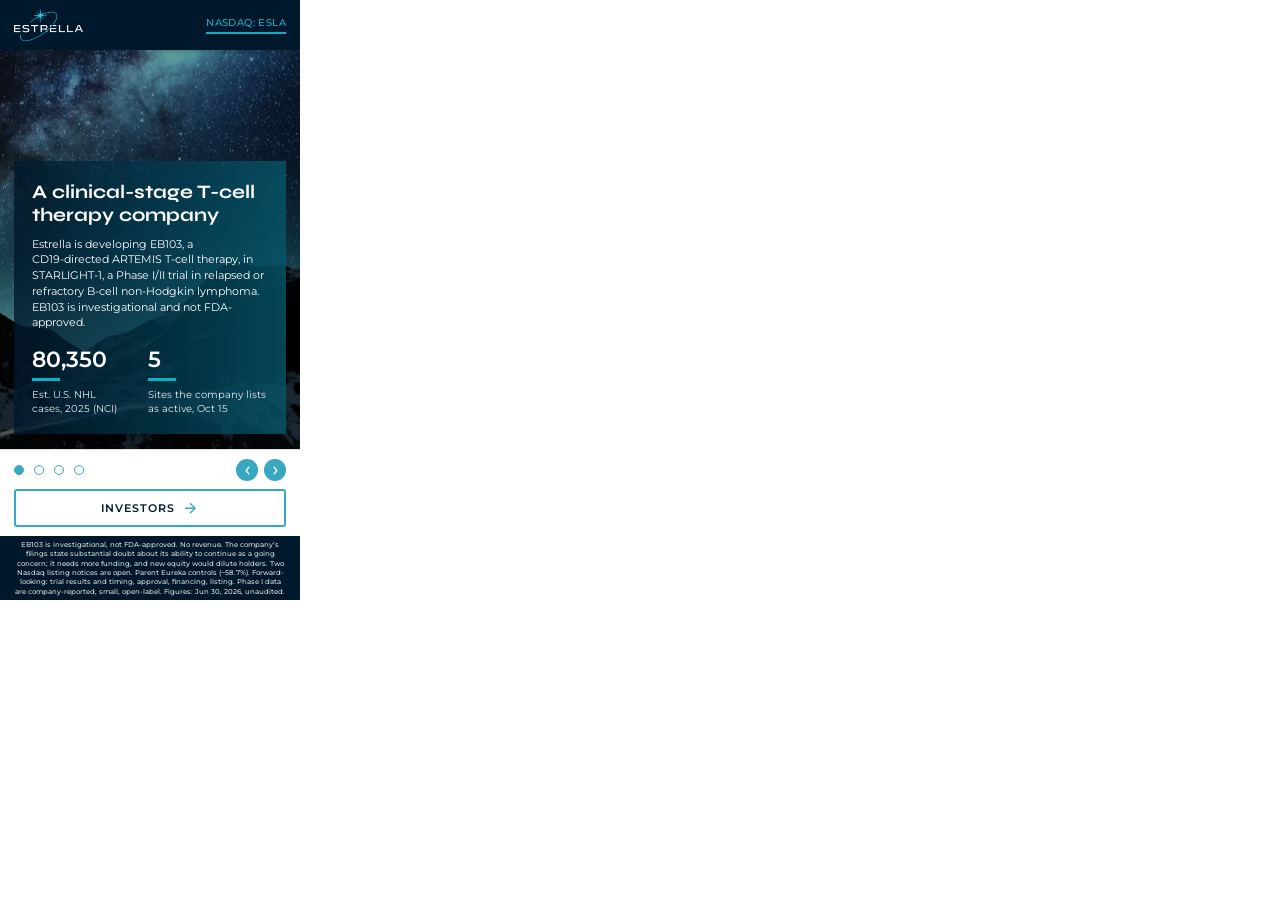
<file: concept-d-corporate/index.html>
<!DOCTYPE html>
<html lang="en">
<head>
<meta name="robots" content="noindex,nofollow">
<meta charset="UTF-8">
<meta name="ad.size" content="width=300,height=600">
<meta http-equiv="X-UA-Compatible" content="IE=Edge">
<meta name="viewport" content="width=300,initial-scale=1">
<link rel="icon" href="data:,">
<title>Estrella Immunopharma, Inc. — Investor Relations</title>
<link rel="preconnect" href="https://fonts.googleapis.com">
<link rel="preconnect" href="https://fonts.gstatic.com" crossorigin>
<link href="https://fonts.googleapis.com/css2?family=Syne:wght@400..800&amp;family=Montserrat:wght@400..700&amp;display=swap" rel="stylesheet">
<link rel="stylesheet" href="style.css">
</head>
<body>

<!--
  Estrella Immunopharma, Inc. — IR display banner, 300x600 — Concept D: Corporate site / brand-native.
  Promotes: https://gracinting.github.io/estrellaimmunopharma-ir-concept/
  Styled from the company's own CORPORATE website (https://www.estrellabio.com/), not the IR
  landing page that Concepts A-C are built from: its white header + logo
  lockup, heading/body fonts, palette, accent underline bars, button style
  and footer strip. "Homepage in miniature": each slide is one module of the
  corporate homepage, alternating photo and light grounds. This build uses:
    1 hero -> 2 technology split -> 3 stats block -> 4 overlay band.
  Module classes (m-hero / m-stats / m-split / m-band) and the shared parts
  (d-stat, d-list, d-arrows) live in style.css; every colour is a :root token
  filled from brand.json "corp". Re-module a slide if the site has no such
  module. Photos are the site's own photography, cropped into assets/;
  assets/logo.png is the site's own logo file (white wordmark, cyan star). Every claim comes from the
  project fact sheet (.tmp/facts.md).
-->

<div id="banner" aria-label="Estrella Immunopharma, Inc. investor relations advertisement">

  <div id="slides">

    <!-- Slide 1 — Overview -->
    <section class="slide m-hero" data-index="0">
      <!-- Module: corporate homepage hero (the full-bleed night-sky and mountain photo, a centred Syne title and a
           teal button on estrellabio.com), set as the template's photo + 40% shade + gradient text panel.
           Facts: facts.md matrix slide 1: [10-K Item 1] EB103 / STARLIGHT-1 / NCI 80,350; [Oct 15 release] five sites listed active. -->
      <img class="d-photo" src="assets/slide-1.jpg" alt="Milky Way over snow-covered mountains at night">
      <div class="hero-panel">
        <h2>A clinical-stage T-cell therapy company</h2>
        <p class="hero-desc">Estrella is developing <span class="nw">EB103</span>, a <span class="nw">CD19-directed</span> ARTEMIS T-cell therapy, in <span class="nw">STARLIGHT-1</span>, a Phase I/II trial in relapsed or refractory B-cell non-Hodgkin lymphoma. <span class="nw">EB103</span> is investigational and not FDA-approved.</p>
        <div class="d-stats">
          <div class="d-stat">
            <p class="d-value">80,350</p>
            <p class="d-label">Est. U.S. NHL cases, 2025 (NCI)</p>
          </div>
          <div class="d-stat">
            <p class="d-value">5</p>
            <p class="d-label">Sites the company lists as active, Oct&nbsp;15</p>
          </div>
        </div>
      </div>
    </section>

    <!-- Slide 2 — Platform -->
    <section class="slide m-split" data-index="1">
      <!-- Module: corporate Technology page "Our Solution" split (.module.row-default.content-bg-white):
           the page's own T-cell render over a white card, black heading, teal sub-bullets.
           Facts: matrix slide 2: [10-K Item 1] AbTCR + CD3 + separate co-stimulatory molecule; "the company says"
           lower cytokine release (preclinical comparisons); licensed from parent Eureka. -->
      <figure class="split-fig">
        <img class="split-photo" src="assets/slide-2.jpg" alt="Rendering of a T cell with a textured surface">
        <figcaption>Illustration</figcaption>
      </figure>
      <div class="split-card">
        <h2>Two Receptors, One T&nbsp;Cell</h2>
        <ul class="d-list">
          <li>The company says its AbTCR binds CD19 and signals through the T cell&rsquo;s own CD3.</li>
          <li>A separate co-stimulatory molecule adds a second signal.</li>
          <li>Platform licensed from parent Eureka Therapeutics.</li>
        </ul>
        <hr class="d-rule">
        <ul class="d-list">
          <li>The company says, in comparisons with market-standard CAR-T constructs:
            <ul class="d-arrows">
              <li>Significantly lower release of inflammatory cytokines such as IL-6</li>
            </ul>
          </li>
        </ul>
      </div>
    </section>

    <!-- Slide 3 — Trial record -->
    <section class="slide m-stats" data-index="2">
      <!-- Module: corporate "The Estrella Approach" stats block (a large teal figure over copy on white, the 53% / 1 / 2 sections).
           Facts: matrix slide 3: [10-K Item 1] nine Phase I patients (3 at 2.5M, 6 at 5M cells/kg); 5 of 5 evaluable at the higher dose
           CR at Month 1; sixth patient Grade 5 sepsis Day 18 judged unrelated, not evaluable; [10-Q Note 1] eleven dosed by Jun 30. -->
      <div class="stats-head">
        <h2><span class="nw">STARLIGHT-1</span>:<br>Phase&nbsp;I Results So&nbsp;Far</h2>
        <p>Open-label Phase I/II of <span class="nw">EB103</span> in relapsed or refractory B-cell non-Hodgkin lymphoma. Company-reported, small, and not predictive of later results.</p>
      </div>
      <div class="d-stats">
        <div class="d-stat">
          <p class="d-value">9</p>
          <p class="d-label">Phase I patients: 3 at 2.5M and 6 at 5M T cells/kg</p>
        </div>
        <div class="d-stat">
          <p class="d-value">5 <span class="d-vs">of</span> 5</p>
          <p class="d-label">Evaluable at the higher dose had a complete response at Month&nbsp;1. A sixth patient there died of sepsis (investigator: unrelated) and was not evaluable.</p>
        </div>
        <div class="d-stat">
          <p class="d-value">11</p>
          <p class="d-label">Patients dosed by Jun&nbsp;30, 2026: 9 in Phase I, 2 in Phase II (10-Q)</p>
        </div>
      </div>
    </section>

    <!-- Slide 4 — Funding and risk -->
    <section class="slide m-band" data-index="3">
      <!-- Module: corporate About / Careers overlay band (.module.row-default.background.overlay.dark):
           the site's own DNA-and-network photo under a navy to teal overlay, centred white title and copy.
           Facts: matrix slide 4: [10-Q Jun 30, 2026, unaudited] cash $146,670; total liabilities (all current) $9,256,014,
           $8,304,999 accrued to related parties, mostly Eureka; going-concern doubt; two open Nasdaq notices [8-K Aug 21, Sep 8]. -->
      <img class="d-photo" src="assets/slide-4.jpg" alt="Strand of DNA drawn in cyan particles over a network of lines">
      <div class="band-content">
        <h2>Going-Concern Doubt, in the Company&rsquo;s Filings</h2>
        <p class="band-desc">No revenue. The 10-Q states substantial doubt about the company&rsquo;s ability to continue as a going concern; more funding is needed.</p>
        <div class="d-stats">
          <div class="d-stat">
            <p class="d-value">$0.15M</p>
            <p class="d-label">Cash, Jun&nbsp;30, 2026 (unaudited)</p>
          </div>
          <div class="d-stat">
            <p class="d-value">$9.3M</p>
            <p class="d-label">Liabilities, $8.3M accrued to related parties</p>
          </div>
          <div class="d-stat">
            <p class="d-value">2</p>
            <p class="d-label">Open Nasdaq listing notices</p>
          </div>
        </div>
      </div>
    </section>

  </div>

  <!-- Persistent chrome — the corporate site's header, never rotates -->
  <header id="top-bar" class="reveal" data-delay="0">
    <img id="logo" src="assets/logo.png" alt="Estrella Immunopharma, Inc." width="69" height="32">
    <span id="ticker">NASDAQ:&nbsp;ESLA</span>
  </header>

  <!-- Slider controls: round navy buttons, like the homepage slider's pause control -->
  <button type="button" class="nav-arrow" id="arrow-prev" aria-label="Previous slide">
    <svg viewBox="0 0 16 16" aria-hidden="true"><path d="M10 3 6 8l4 5" stroke="currentColor" stroke-width="1.8" fill="none" stroke-linecap="round" stroke-linejoin="round"/></svg>
  </button>
  <button type="button" class="nav-arrow" id="arrow-next" aria-label="Next slide">
    <svg viewBox="0 0 16 16" aria-hidden="true"><path d="M6 3l4 5-4 5" stroke="currentColor" stroke-width="1.8" fill="none" stroke-linecap="round" stroke-linejoin="round"/></svg>
  </button>

  <div id="bottom-fixed" class="reveal" data-delay="4">
    <div id="dots" role="tablist" aria-label="Slide selector">
      <button class="dot active" data-index="0" aria-label="Slide 1: Overview"></button>
      <button class="dot" data-index="1" aria-label="Slide 2: Platform"></button>
      <button class="dot" data-index="2" aria-label="Slide 3: Trial record"></button>
      <button class="dot" data-index="3" aria-label="Slide 4: Funding and risk"></button>
    </div>

    <!-- The corporate site's .btn: radius/gradient border from brand.json corp, arrow after the label -->
    <a href="#" id="cta">
      <span>Investors</span>
      <svg id="cta-arrow" viewBox="0 0 24 25" aria-hidden="true"><path d="M12 4.18066L10.585 5.59566L16.17 11.1807H4V13.1807H16.17L10.585 18.7657L12 20.1807L20 12.1807L12 4.18066Z"/></svg>
    </a>

    <!-- The corporate site's footer strip, carrying the required forward-looking-statements line -->
    <p id="fls"><span>EB103 is investigational, not FDA-approved. No revenue. The company’s filings state substantial doubt about its ability to continue as a going concern; it needs more funding, and new equity would dilute holders. Two Nasdaq listing notices are open. Parent Eureka controls (~58.7%). Forward-looking: trial results and timing, approval, financing, listing. Phase I data are company-reported, small, open-label. Figures: Jun 30, 2026, unaudited.</span></p>
  </div>

  <!-- Standard HTML5-ad click-tag plumbing -->
  <div id="click-tag-wrapper"></div>
</div>

<script src="script.js"></script>
</body>
</html>
</file>
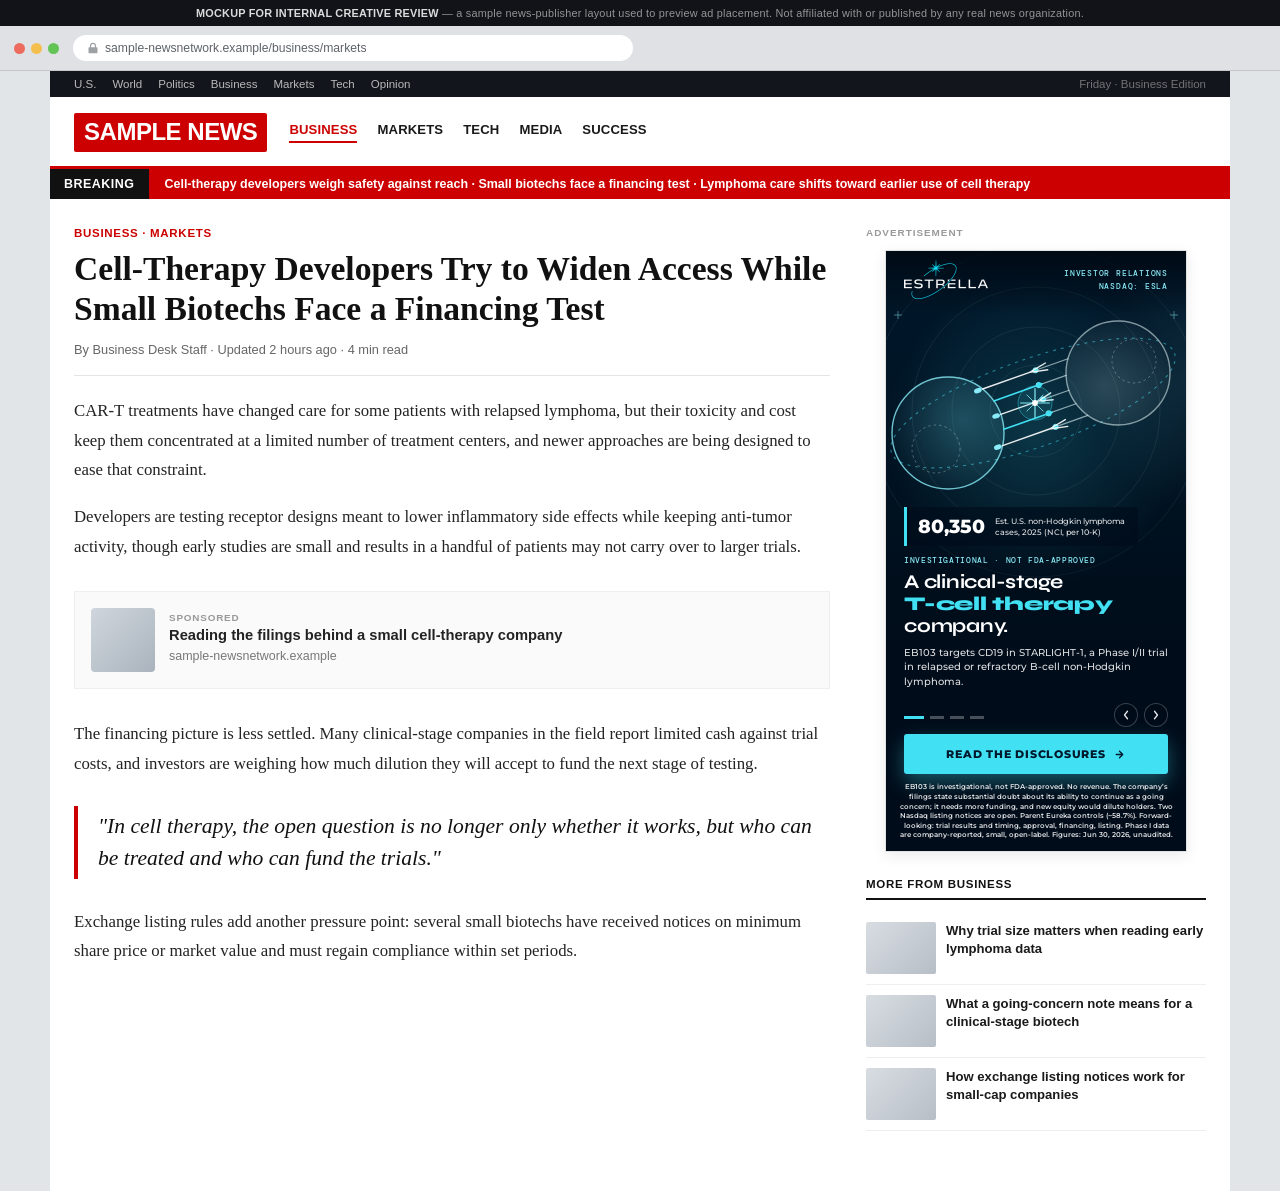
<file: context-preview/news.html>
<!DOCTYPE html>
<html lang="en">
<head>
<meta name="robots" content="noindex,nofollow">
<meta charset="UTF-8">
<meta name="viewport" content="width=device-width,initial-scale=1">
<title>In-Context Preview — Sample News Publisher Page</title>
<link rel="icon" href="data:,">
<style>
  * { margin:0; padding:0; box-sizing:border-box; }
  html, body { background:#e2e5e8; font-family:Helvetica, Arial, sans-serif; }

  /* ---- disclaimer strip ---- */
  #disclaimer {
    background:#111318;
    color:rgba(255,255,255,0.55);
    font-size:0.68rem;
    letter-spacing:0.02em;
    text-align:center;
    padding:7px 12px;
  }
  #disclaimer strong { color:rgba(255,255,255,0.85); }

  /* ---- fake browser chrome ---- */
  #browser-chrome {
    background:#dfe1e5;
    border-bottom:1px solid #c3c6cb;
    padding:9px 14px;
    display:flex;
    align-items:center;
    gap:14px;
  }
  #traffic-lights { display:flex; gap:6px; flex:0 0 auto; }
  #traffic-lights span { width:11px; height:11px; border-radius:50%; display:inline-block; }
  #traffic-lights span:nth-child(1){ background:#ed6a5e; }
  #traffic-lights span:nth-child(2){ background:#f4bf4f; }
  #traffic-lights span:nth-child(3){ background:#61c454; }
  #url-bar {
    flex:1 1 auto;
    background:#fff;
    border-radius:14px;
    padding:6px 14px;
    font-size:0.76rem;
    color:#5f6368;
    display:flex;
    align-items:center;
    gap:6px;
    max-width:560px;
  }
  #url-bar svg { flex:0 0 auto; opacity:0.6; }

  /* ---- site wrapper ---- */
  #site { background:#fff; max-width:1180px; margin:0 auto; }

  /* utility nav */
  #utility-nav {
    background:#12151b;
    color:rgba(255,255,255,0.7);
    font-size:0.72rem;
    display:flex;
    align-items:center;
    justify-content:space-between;
    padding:7px 24px;
  }
  #utility-nav .links { display:flex; gap:16px; }
  #utility-nav .links span:hover { color:#fff; }
  #utility-nav .meta { color:rgba(255,255,255,0.4); }

  /* masthead */
  #masthead {
    display:flex;
    align-items:center;
    gap:22px;
    padding:16px 24px 14px;
    border-bottom:3px solid #cc0000;
  }
  #logo {
    background:#cc0000;
    color:#fff;
    font-weight:900;
    font-size:1.5rem;
    letter-spacing:-0.02em;
    padding:5px 10px 6px;
    border-radius:2px;
    font-family:Arial, Helvetica, sans-serif;
  }
  #masthead nav { display:flex; gap:20px; flex:1; }
  #masthead nav span {
    font-size:0.82rem;
    font-weight:700;
    color:#1a1a1a;
    text-transform:uppercase;
    letter-spacing:0.01em;
    cursor:default;
  }
  #masthead nav span.active { color:#cc0000; border-bottom:2px solid #cc0000; padding-bottom:4px; }

  /* breaking ticker */
  #ticker {
    background:#cc0000;
    color:#fff;
    display:flex;
    align-items:center;
    font-size:0.78rem;
    font-weight:600;
    overflow:hidden;
    white-space:nowrap;
  }
  #ticker .badge {
    background:#111;
    padding:8px 14px;
    font-weight:900;
    letter-spacing:0.04em;
    flex:0 0 auto;
  }
  #ticker .feed { padding:8px 16px; }

  /* content grid */
  #content {
    display:grid;
    grid-template-columns:1fr 340px;
    gap:36px;
    padding:28px 24px 60px;
  }

  article .eyebrow {
    color:#cc0000;
    font-size:0.72rem;
    font-weight:800;
    letter-spacing:0.06em;
    text-transform:uppercase;
    margin-bottom:10px;
  }
  article h1 {
    font-family:Georgia, 'Times New Roman', serif;
    font-size:2.1rem;
    line-height:1.18;
    color:#111;
    margin-bottom:14px;
  }
  article .byline {
    font-size:0.8rem;
    color:#666;
    margin-bottom:20px;
    padding-bottom:18px;
    border-bottom:1px solid #e5e5e5;
  }
  article p {
    font-family:Georgia, 'Times New Roman', serif;
    font-size:1.05rem;
    line-height:1.75;
    color:#232323;
    margin-bottom:18px;
  }
  article .pull-quote {
    font-family:Georgia, 'Times New Roman', serif;
    font-style:italic;
    font-size:1.35rem;
    line-height:1.5;
    color:#111;
    border-left:4px solid #cc0000;
    padding:4px 0 4px 20px;
    margin:28px 0;
  }
  .native-slot {
    margin:30px 0;
    border:1px solid #eee;
    background:#fafafa;
    padding:16px;
    display:flex;
    gap:14px;
    align-items:center;
  }
  .native-slot .swatch { width:64px; height:64px; border-radius:4px; background:linear-gradient(135deg,#cfd6dd,#aab3bd); flex:0 0 auto; }
  .native-slot .txt .tag { font-size:0.62rem; font-weight:800; letter-spacing:0.08em; color:#999; text-transform:uppercase; margin-bottom:4px; }
  .native-slot .txt h4 { font-size:0.92rem; color:#222; margin-bottom:3px; }
  .native-slot .txt p { font-size:0.78rem; color:#777; margin:0; font-family:Helvetica, Arial, sans-serif; }

  /* right rail */
  aside { display:flex; flex-direction:column; align-items:center; gap:10px; }
  aside .sponsor-label {
    align-self:flex-start;
    font-size:0.62rem;
    font-weight:800;
    letter-spacing:0.1em;
    text-transform:uppercase;
    color:#9a9a9a;
    margin-bottom:2px;
  }
  #ad-slot {
    width:302px;    /* 300 + the 1px border each side (border-box), so the 300x600 banner isn't clipped */
    height:602px;
    border:1px solid #e2e2e2;
    box-shadow:0 4px 14px rgba(0,0,0,0.08);
    overflow:hidden;
    background:#000;
  }
  #ad-slot iframe { width:300px; height:600px; border:0; display:block; }

  .rail-more {
    align-self:stretch;
    margin-top:16px;
  }
  .rail-more .heading {
    font-size:0.72rem;
    font-weight:800;
    letter-spacing:0.06em;
    text-transform:uppercase;
    color:#111;
    border-bottom:2px solid #111;
    padding-bottom:8px;
    margin-bottom:12px;
  }
  .rail-item {
    display:flex;
    gap:10px;
    padding:10px 0;
    border-bottom:1px solid #eee;
  }
  .rail-item .thumb { width:70px; height:52px; border-radius:2px; background:linear-gradient(135deg,#d8dde2,#b7bec6); flex:0 0 auto; }
  .rail-item p { font-family:Helvetica, Arial, sans-serif; font-size:0.82rem; line-height:1.35; color:#1a1a1a; font-weight:600; }

  @media (max-width:900px) {
    #content { grid-template-columns:1fr; }
    aside { align-items:stretch; }
    #ad-slot { margin:0 auto; }
  }
</style>
</head>
<body>

<div id="disclaimer">
  <strong>MOCKUP FOR INTERNAL CREATIVE REVIEW</strong> — a sample news-publisher layout used to preview ad placement. Not affiliated with or published by any real news organization.
</div>

<div id="browser-chrome">
  <div id="traffic-lights"><span></span><span></span><span></span></div>
  <div id="url-bar">
    <svg width="12" height="12" viewBox="0 0 16 16"><path d="M8 1a4 4 0 00-4 4v2H3a1 1 0 00-1 1v6a1 1 0 001 1h10a1 1 0 001-1V8a1 1 0 00-1-1h-1V5a4 4 0 00-4-4zm-2.5 6V5a2.5 2.5 0 015 0v2h-5z" fill="currentColor"/></svg>
    sample-newsnetwork.example/business/markets
  </div>
</div>

<div id="site">
  <div id="utility-nav">
    <div class="links">
      <span>U.S.</span><span>World</span><span>Politics</span><span>Business</span><span>Markets</span><span>Tech</span><span>Opinion</span>
    </div>
    <div class="meta">Friday · Business Edition</div>
  </div>

  <div id="masthead">
    <div id="logo">SAMPLE&nbsp;NEWS</div>
    <nav>
      <span class="active">Business</span>
      <span>Markets</span>
      <span>Tech</span>
      <span>Media</span>
      <span>Success</span>
    </nav>
  </div>

  <div id="ticker">
    <span class="badge">BREAKING</span>
    <span class="feed">Cell-therapy developers weigh safety against reach · Small biotechs face a financing test · Lymphoma care shifts toward earlier use of cell therapy</span>
  </div>

  <div id="content">
    <article>
      <div class="eyebrow">Business · Markets</div>
      <h1>Cell-Therapy Developers Try to Widen Access While Small Biotechs Face a Financing Test</h1>
      <div class="byline">By Business Desk Staff · Updated 2 hours ago · 4 min read</div>

      <p>CAR-T treatments have changed care for some patients with relapsed lymphoma, but their toxicity and cost keep them concentrated at a limited number of treatment centers, and newer approaches are being designed to ease that constraint.</p>

      <p>Developers are testing receptor designs meant to lower inflammatory side effects while keeping anti-tumor activity, though early studies are small and results in a handful of patients may not carry over to larger trials.</p>

      <div class="native-slot">
        <div class="swatch"></div>
        <div class="txt">
          <div class="tag">Sponsored</div>
          <h4>Reading the filings behind a small cell-therapy company</h4>
          <p>sample-newsnetwork.example</p>
        </div>
      </div>

      <p>The financing picture is less settled. Many clinical-stage companies in the field report limited cash against trial costs, and investors are weighing how much dilution they will accept to fund the next stage of testing.</p>

      <div class="pull-quote">"In cell therapy, the open question is no longer only whether it works, but who can be treated and who can fund the trials."</div>

      <p>Exchange listing rules add another pressure point: several small biotechs have received notices on minimum share price or market value and must regain compliance within set periods.</p>
    </article>

    <aside>
      <div class="sponsor-label">Advertisement</div>
      <div id="ad-slot">
        <iframe id="ad-frame" title="Sample ad placement" scrolling="no"></iframe>
      </div>

      <div class="rail-more">
        <div class="heading">More From Business</div>
        <div class="rail-item"><div class="thumb"></div><p>Why trial size matters when reading early lymphoma data</p></div>
        <div class="rail-item"><div class="thumb"></div><p>What a going-concern note means for a clinical-stage biotech</p></div>
        <div class="rail-item"><div class="thumb"></div><p>How exchange listing notices work for small-cap companies</p></div>
      </div>
    </aside>
  </div>
</div>

<script>
  var CONCEPTS = {
    a: '../concept-a-photo/index.html',
    b: '../concept-b-editorial/index.html',
    c: '../concept-c-dashboard/index.html',
    d: '../concept-d-corporate/index.html'
  }
  var params = new URLSearchParams(window.location.search)
  var concept = params.get('concept')
  if (!CONCEPTS[concept]) concept = 'a'
  document.getElementById('ad-frame').src = CONCEPTS[concept]
</script>

</body>
</html>
</file>
<file: concept-a-photo/style.css>
/* ── Brand tokens — the ONLY place colors are defined. Set --dark,
   --navy, --accent and --gold from the company's real site; the rest
   derive from them (color-mix: Chrome 111+ / Safari 16.2+). ── */
:root {
  --dark:      #000c1a;
  --dark-2:    color-mix(in srgb, var(--dark) 70%, black);
  --navy:      #00182b;
  --accent:    #41e0f3;
  --accent-d:  color-mix(in srgb, var(--accent) 82%, black);
  --accent-lt: color-mix(in srgb, var(--accent) 62%, white);
  --gold:      #76e4f3;
  --gold-d:    color-mix(in srgb, var(--gold) 85%, black);
  --white:     #ffffff;
  --cta-ink:   var(--navy);  /* the IR page's own button: navy text on the bright cyan fill */
  /* The IR page's faces: Syne for display, Montserrat for body and every figure (Syne's numerals are old-style, so a zero reads as a lowercase o), DM Mono for eyebrows. */
  --font-head: 'Syne', 'Montserrat', system-ui, sans-serif;
  --font:      'Montserrat', system-ui, sans-serif;
  --mono:      'DM Mono', ui-monospace, SFMono-Regular, Menlo, Consolas, 'Liberation Mono', monospace;
  --ease:      cubic-bezier(0.16,1,0.3,1);
}

* { margin:0; padding:0; box-sizing:border-box; }
html, body { width:300px; height:600px; overflow:hidden; background:var(--dark); }
body { font-family:var(--font); -webkit-font-smoothing:antialiased; }
a { text-decoration:none; color:inherit; }
button { border:0; background:none; font:inherit; color:inherit; cursor:pointer; -webkit-tap-highlight-color:transparent; }

/* ── Canvas ─────────────────────────────────────────────────────────
   Fixed 300x600 stage. A crossfading slide stack sits at the bottom of
   the z-order; persistent chrome (logo, nav, CTA) is pinned on top of it
   and never rotates. */
#banner {
  position:relative;
  width:300px;
  height:600px;
  overflow:hidden;
  cursor:pointer;
  background:var(--dark);
}

/* ── Slide stack ────────────────────────────────────────────────── */
#slides { position:absolute; inset:0; z-index:1; }

.slide {
  position:absolute;
  inset:0;
  opacity:0;
  z-index:1;
  pointer-events:none;
  transition:opacity 0.9s ease;
}
.slide.active { opacity:1; z-index:2; pointer-events:auto; }

.slide-bg {
  position:absolute;
  top:0; left:0;
  width:100%; height:100%;
  z-index:1;
  user-select:none;
  -webkit-user-drag:none;
}

.slide-scrim-top, .slide-scrim-bottom {
  position:absolute;
  left:0; right:0;
  z-index:2;
  pointer-events:none;
}
.slide-scrim-top {
  top:0; height:64px;   /* eased: the art starts right under the header */
  background:linear-gradient(180deg, color-mix(in srgb, var(--dark-2) 92%, transparent) 0%, color-mix(in srgb, var(--dark-2) 0%, transparent) 100%);
}
.slide-scrim-bottom {
  bottom:0; height:340px;
  background:linear-gradient(0deg, var(--dark) 0%, color-mix(in srgb, var(--dark) 94%, transparent) 46%, color-mix(in srgb, var(--dark) 0%, transparent) 100%);
}

.slide-copy {
  position:absolute;
  inset:0;
  z-index:3;
  transform:translateY(12px);
  transition:transform 0.9s var(--ease);
}
.slide.active .slide-copy { transform:translateY(0); }

/* Floating mid-art stat chip (per slide) */
.mid-chip {
  position:absolute;
  top:256px; left:18px;
  display:flex;
  align-items:center;
  gap:10px;
  padding:8px 13px 8px 11px;
  background:color-mix(in srgb, var(--dark) 62%, transparent);
  border-left:3px solid var(--accent);
  border-radius:0 3px 3px 0;
  backdrop-filter:blur(3px);
  -webkit-backdrop-filter:blur(3px);
}
.chip-num {
  font-family:var(--font);
  font-weight:800;
  font-size:19px;
  color:var(--white);
  white-space:nowrap;
}
.chip-num em { font-style:normal; color:var(--accent); }
.chip-label {
  font-family:var(--font);
  font-size:8.2px;
  line-height:1.3;
  font-weight:500;
  color:rgba(255,255,255,0.88);
}

/* Rotating headline block, pinned above the fixed bottom block */
.copy-bottom {
  position:absolute;
  left:0; right:0;
  top:304px;   /* top-anchored: the six-line disclosure makes the bottom block tall, and every headline must land at the same y */
  padding:0 18px;
}
.kicker {
  font-family:var(--mono);
  font-weight:500;
  font-size:8px;
  letter-spacing:0.08em;
  text-transform:uppercase;
  color:var(--accent-lt);
  margin-bottom:6px;
}
.copy-bottom h1 {
  font-family:var(--font-head);
  font-weight:700;
  font-size:19.5px;
  line-height:1.14;
  letter-spacing:-0.012em;
  color:var(--white);
}
.copy-bottom h1 .n { font-family:var(--font); font-weight:700; letter-spacing:-0.02em; }
.copy-bottom h1 em { font-style:normal; font-weight:800; color:var(--accent); }
.copy-bottom p {
  margin-top:8px;
  font-size:10.4px;
  line-height:1.42;
  font-weight:500;
  color:rgba(255,255,255,0.86);
  max-width:266px;
}

/* ── Persistent chrome (never rotates) ─────────────────────────── */
#top-bar {
  position:absolute;
  top:0; left:0; right:0;
  z-index:5;
  display:flex;
  align-items:center;
  justify-content:space-between;
  padding:9px 18px 0;
}
/* the company's own lockup (white wordmark, cyan star and orbit), shipped at 2x */
#logo { display:block; width:84px; height:39px; flex:none; }
#eyebrow {
  font-family:var(--mono);
  font-weight:500;
  font-size:7.8px;
  line-height:1.55;
  letter-spacing:0.1em;
  text-align:right;
  color:var(--accent-lt);
}

/* arrows ride the dots row, so the art zone above stays free */
.nav-arrow {
  position:absolute;
  top:-7px;
  width:24px; height:24px;
  z-index:5;
  display:flex;
  align-items:center;
  justify-content:center;
  background:color-mix(in srgb, var(--dark) 45%, transparent);
  border:1px solid rgba(255,255,255,0.22);
  border-radius:50%;
  color:rgba(255,255,255,0.92);
  transition:background .2s ease, transform .15s ease;
}
.nav-arrow svg { width:12px; height:12px; }
.nav-arrow:active { transform:scale(0.9); background:color-mix(in srgb, var(--accent) 55%, transparent); }
#arrow-prev { right:48px; }
#arrow-next { right:18px; }

#bottom-fixed {
  position:absolute;
  left:0; right:0; bottom:0;
  z-index:5;
  padding:0 18px 11px;
}

#dots {
  display:flex;
  gap:6px;
  margin-bottom:9px;
}
.dot {
  width:14px; height:3px;
  border-radius:2px;
  background:rgba(255,255,255,0.28);
  transition:background .3s ease, width .3s ease;
  padding:6px 0;
  background-clip:content-box;
  box-sizing:content-box;
}
.dot.active { background-color:var(--accent); width:20px; }  /* background-color, not the shorthand: the shorthand resets background-clip and paints the whole 15px hit area as a square */

#cta {
  margin-top:8px;
  display:flex;
  align-items:center;
  justify-content:center;
  gap:7px;
  width:100%;
  height:40px;
  background:var(--accent);
  border-radius:3px;
  color:var(--cta-ink);
  font-family:var(--font);
  font-weight:800;
  font-size:11px;
  letter-spacing:0.07em;
  text-transform:uppercase;
  box-shadow:0 8px 20px color-mix(in srgb, var(--accent) 35%, transparent);
  animation:cta-pulse 1.8s ease-in-out 2.6s 6;
}
#cta-arrow { width:13px; height:13px; }

/* Required disclosure under the CTA: it names what is forward-looking and what is at risk.
   Body face at near-full strength; the line count is measured in the browser after every edit. */
#disclosure {
  margin:8px -10px 0;
  font-family:var(--font);
  font-weight:600;
  font-size:7.4px;
  letter-spacing:0;
  line-height:1.3;
  text-align:center;
  text-wrap:balance;
  color:rgba(255,255,255,0.88);
}
@keyframes cta-pulse {
  0%, 100% { box-shadow:0 8px 20px color-mix(in srgb, var(--accent) 35%, transparent); }
  50%      { box-shadow:0 8px 26px color-mix(in srgb, var(--accent) 65%, transparent), 0 0 0 5px color-mix(in srgb, var(--accent) 12%, transparent); }
}

/* ── Entrance sequence (initial load only) ─────────────────────── */
.reveal {
  opacity:0;
  transform:translateY(14px);
  transition:opacity .7s var(--ease), transform .7s var(--ease);
}
#banner.is-live .reveal { opacity:1; transform:none; }
#top-bar[data-delay="0"] { transition-delay:.05s; }
#bottom-fixed[data-delay="4"] { transition-delay:.55s; }

#click-tag-wrapper { position:absolute; width:0; height:0; overflow:hidden; }

@media (prefers-reduced-motion: reduce) {
  #cta { animation:none; }
  .m-orbit, .m-star, .m-halo { animation:none; }
  .reveal { transition-duration:.01s; transition-delay:0s !important; }
  .slide, .slide-copy { transition-duration:.2s; }
}

/* ── Motif / Dark ───────────────────────────────────────────────────
   The IR concept page has no photography beyond the logo, so each slide's background is its own
   hero schematic redrawn at banner scale (.tmp/motif.py): a T cell and a B cell joined by AbTCR
   receptors (white Y), a co-stimulatory molecule (cyan line, diamond head), CD19 (round heads),
   an eight-point star and the thin orbit; then nine patient dots and a to-scale cash bar. */
.slide-bg.motif {
  background-color:var(--dark-2);
  background-image:
    radial-gradient(70% 36% at 50% 30%, color-mix(in srgb, var(--accent) 17%, transparent), transparent 72%),
    radial-gradient(46% 30% at 100% 22%, color-mix(in srgb, var(--accent-lt) 10%, transparent), transparent 70%),
    linear-gradient(to bottom, var(--navy) 0, var(--dark-2) 100%);
}
.motif svg { position:absolute; left:0; top:0; width:300px; height:600px; overflow:hidden; translate:0 -8px; }   /* art ends at y 238, clear of the chip at 256 */
.motif text { font-family:var(--mono); fill:var(--accent-lt); font-size:7.4px; letter-spacing:.04em; }

.m-ring { fill:none; stroke:#e5f8fa; stroke-opacity:.07; stroke-width:1; }
.m-plus { fill:none; stroke:var(--accent-lt); stroke-opacity:.45; stroke-width:1; }
.m-orbit { fill:none; stroke:var(--accent); stroke-opacity:.5; stroke-width:1.1; stroke-dasharray:3 5; animation:orbit 14s linear infinite; }
@keyframes orbit { to { stroke-dashoffset:-64; } }

.m-mem { stroke-width:1.4; }
.m-mem-t { stroke:var(--accent-lt); stroke-opacity:.8; }
.m-mem-b { stroke:#e5f8fa; stroke-opacity:.55; }
.m-nuc { fill:none; stroke:#e5f8fa; stroke-opacity:.3; stroke-width:1; stroke-dasharray:2.5 3; }

.m-abtcr { fill:none; stroke:#ffffff; stroke-opacity:.9; stroke-width:1.4; stroke-linecap:round; stroke-linejoin:round; }
.m-cd3 { fill:var(--accent-lt); }
.m-costim { fill:none; stroke:var(--accent); stroke-width:1.6; stroke-linecap:round; }
.m-costim-h { fill:var(--accent); stroke:none; }
.m-cd19 { fill:none; stroke:#e5f8fa; stroke-opacity:.6; stroke-width:1.2; stroke-linecap:round; }
.m-cd19h { fill:var(--accent); stroke:var(--accent-lt); stroke-width:.8; }
.m-halo { fill:var(--accent); fill-opacity:.1; stroke:var(--accent); stroke-opacity:.45; stroke-width:.9; animation:halo 3.2s ease-in-out infinite; transform-box:fill-box; transform-origin:center; }
@keyframes halo { 0%,100% { transform:scale(1); opacity:1; } 50% { transform:scale(1.18); opacity:.55; } }
.m-star { stroke:var(--accent-lt); fill:none; stroke-linecap:round; }

.m-lead { fill:none; stroke:var(--accent-lt); stroke-opacity:.6; stroke-width:.8; }
.m-lead.acc { stroke:var(--accent); }
.motif text.acc { fill:var(--accent); }
.motif text.key { fill:rgba(229,248,250,.82); }
.motif text.m-val { font-family:var(--font); font-weight:800; font-size:11px; letter-spacing:0; fill:#ffffff; }

/* patient dots, drawn to the 10-K: 3 at 2.5M cells/kg (no rate reported), 5 complete responders and 1 not evaluable at 5M */
.p-lo { fill:none; stroke:#e5f8fa; stroke-opacity:.5; stroke-width:1.2; }
.p-cr { fill:var(--accent); stroke:var(--accent-lt); stroke-width:1; }
.p-tick { fill:none; stroke:var(--navy); stroke-width:1.7; stroke-linecap:round; stroke-linejoin:round; }
.p-ne { fill:none; stroke:var(--accent-lt); stroke-width:1.3; stroke-dasharray:2.4 2.2; }
.m-brk { fill:none; stroke:#e5f8fa; stroke-opacity:.45; stroke-width:1; }
.m-brk.acc { stroke:var(--accent); stroke-opacity:.8; }

/* cash and liabilities, to one scale (25 px per $M) */
.m-tick { stroke:#e5f8fa; stroke-opacity:.16; stroke-width:1; stroke-dasharray:1 3; }
.b-cash { fill:var(--accent); }
.b-rel { fill:var(--accent-lt); }
.b-oth { fill:#e5f8fa; fill-opacity:.4; }
</file>
<file: concept-b-editorial/style.css>
/* ── Brand tokens — the IR concept page's own light stock, read from its :root ── */
:root {
  --accent:       #41e0f3;
  --ink:          #1c252d;
  --gold:         #76e4f3;
  --accent-lt:    #76e4f3;
  --accent-ink:   #03646e;   /* the page's TEXT / link cyan: 6.7:1 on paper */
  --accent-ink-d: #025058;
  --accent-lo:    color-mix(in oklch, var(--accent) 14%, transparent);
  --deep:         #00182b;   /* the page's real navy */
  --paper:        #fafcfe;
  --tint:         #e5f8fa;
  --tint-2:       #c8e8ed;
  --card:         #ffffff;
  --text-mid:     #58626b;
  --line:         color-mix(in oklch, var(--ink) 15%, transparent);
  /* The page's faces: Syne display, Montserrat body and every figure (Syne's numerals are old-style), DM Mono captions. */
  --serif: 'Syne', 'Montserrat', system-ui, sans-serif;
  --sans:  'Montserrat', system-ui, sans-serif;
  --mono:  'DM Mono', ui-monospace, SFMono-Regular, Menlo, Consolas, 'Liberation Mono', monospace;
  --ease:  cubic-bezier(0.22, 1, 0.36, 1);
}

* { margin:0; padding:0; box-sizing:border-box; }
html, body { width:300px; height:600px; overflow:hidden; background:var(--paper); }
body { font-family:var(--sans); color:var(--ink); -webkit-font-smoothing:antialiased; }
a { text-decoration:none; color:inherit; }
button { border:0; background:none; font:inherit; color:inherit; cursor:pointer; -webkit-tap-highlight-color:transparent; }

#banner {
  position:relative;
  width:300px;
  height:600px;
  overflow:hidden;
  cursor:pointer;
  background:var(--paper);
}

#top-rule {
  position:absolute;
  top:0; left:0; right:0;
  height:3px;
  z-index:6;
  background:linear-gradient(90deg, var(--accent-ink), var(--accent));
}

/* ── Persistent top chrome ──────────────────────────────────────── */
#top-bar {
  position:absolute;
  top:3px; left:0; right:0;
  z-index:5;
  background:var(--paper);
  border-bottom:1px solid var(--line);
  padding:6px 18px 6px;
  display:flex;
  align-items:center;
  justify-content:space-between;
}
/* the company's own lockup, wordmark recoloured to the page's ink, cyan star and orbit kept; shipped at 2x */
#logo { display:block; width:69px; height:32px; flex:none; }
#masthead {
  font-family:var(--mono);
  font-size:7.8px;
  line-height:1.55;
  font-weight:500;
  letter-spacing:0.1em;
  text-align:right;
  color:var(--text-mid);
}

/* ── Slide stack ────────────────────────────────────────────────── */
#slides { position:absolute; top:49px; left:0; right:0; bottom:156px; z-index:1; overflow:hidden; }

.slide {
  position:absolute; inset:0;
  opacity:0;
  z-index:1;
  pointer-events:none;
  transition:opacity 0.8s ease;
}
.slide.active { opacity:1; z-index:2; pointer-events:auto; }

.slide-copy {
  padding:13px 18px 0;
  transform:translateY(10px);
  transition:transform 0.8s var(--ease);
}
.slide.active .slide-copy { transform:translateY(0); }

.eyebrow {
  font-family:var(--mono);
  font-size:8.8px;
  font-weight:500;
  letter-spacing:0.1em;
  text-transform:uppercase;
  color:var(--accent-ink);
  display:flex;
  align-items:center;
  gap:7px;
  margin-bottom:10px;
}
.eyebrow::before {
  content:'';
  width:6px; height:6px;
  border-radius:50%;
  background:var(--accent);
  flex:none;
}

.slide-copy h1 {
  font-family:var(--serif);
  font-weight:700;
  font-size:20px;
  line-height:1.17;
  letter-spacing:-0.02em;
  color:var(--ink);
}
.slide-copy h1 .n { font-family:var(--sans); font-weight:700; letter-spacing:-0.02em; }
.slide-copy h1 em { font-style:normal; font-weight:700; color:var(--accent-ink); }

.lead {
  margin-top:8px;
  font-family:var(--sans);
  font-size:10.8px;
  line-height:1.44;
  font-weight:500;
  color:var(--text-mid);
}

/* ── "Figure" schematic card, matching the page's plate component ─ */
.fig-card {
  margin-top:13px;
  border:1px solid var(--line);
  border-radius:2px;
  background:var(--card);
  overflow:hidden;
}
.fig-bar {
  display:flex;
  justify-content:space-between;
  align-items:center;
  gap:8px;
  padding:5px 10px;
  background:var(--deep);
  color:#fff;
  font-family:var(--mono);
  font-size:6.8px;
  font-weight:500;
  letter-spacing:0.1em;
  text-transform:uppercase;
}
.fig-bar span:last-child { color:var(--accent-lt); }
.fig-body { padding:10px 12px 6px; }
.fig-body svg { width:100%; height:auto; display:block; }

/* figure line-art (one stroke weight across all four) */
.f-mem { fill:var(--tint); stroke:var(--accent-ink); stroke-width:1.4; }
.f-nuc { fill:none; stroke:var(--accent-ink); stroke-opacity:.4; stroke-width:1; stroke-dasharray:2.5 3; }
.f-abtcr { fill:none; stroke:var(--ink); stroke-width:1.6; stroke-linecap:round; stroke-linejoin:round; }
.f-costim { fill:none; stroke:var(--accent-ink); stroke-width:1.8; stroke-linecap:round; }
.f-costim-h { fill:var(--accent-ink); }
.f-cd19 { fill:none; stroke:var(--text-mid); stroke-width:1.3; stroke-linecap:round; }
.f-cd19h { fill:var(--accent); stroke:var(--accent-ink); stroke-width:.9; }
.f-star path { fill:none; stroke:var(--accent-ink); stroke-width:1.4; stroke-linecap:round; }
.f-lab { font-family:var(--mono); font-size:7.2px; font-weight:500; letter-spacing:.04em; fill:var(--text-mid); }
.f-lab.on { fill:var(--accent-ink); }
.f-note { font-family:var(--mono); font-size:6.8px; letter-spacing:.03em; fill:var(--text-mid); }
.f-n { font-family:var(--sans); font-size:8px; font-weight:700; fill:var(--accent-ink); }
.f-val { font-family:var(--sans); font-size:10px; font-weight:800; fill:var(--ink); }
.f-in { font-family:var(--mono); font-size:6.8px; font-weight:500; letter-spacing:.02em; fill:var(--deep); }
.f-brk { fill:none; stroke:var(--text-mid); stroke-opacity:.6; stroke-width:1; }
.f-brk.on { stroke:var(--accent-ink); stroke-opacity:1; }
.f-tick { stroke:var(--ink); stroke-opacity:.18; stroke-width:1; stroke-dasharray:1 3; }

.fig-step rect { fill:var(--tint); stroke:var(--line); stroke-width:1; }
.fig-step.accent rect { fill:var(--accent-lo); stroke:var(--accent-ink); }
.fig-step text {
  font-family:var(--mono);
  font-size:8px;
  font-weight:500;
  letter-spacing:0.01em;
  fill:var(--ink);
}
.fig-arrow { fill:none; stroke:var(--text-mid); stroke-width:1.5; stroke-linecap:round; stroke-linejoin:round; }

/* patient dots, drawn to the 10-K */
.p-lo { fill:none; stroke:var(--text-mid); stroke-opacity:.7; stroke-width:1.3; }
.p-cr { fill:var(--accent); stroke:var(--accent-ink); stroke-width:1; }
.p-tick { fill:none; stroke:var(--deep); stroke-width:1.6; stroke-linecap:round; stroke-linejoin:round; }
.p-ne { fill:none; stroke:var(--accent-ink); stroke-width:1.3; stroke-dasharray:2.4 2.2; }

/* cash and liabilities, one scale (21 px per $M) */
.b-cash { fill:var(--accent-ink); }
.b-rel { fill:var(--accent); }
.b-oth { fill:var(--tint-2); }

/* key-fact row, matching the page's .kf definition-list pattern */
.kf {
  margin-top:12px;
  padding-top:10px;
  border-top:1px solid var(--line);
  display:flex;
  justify-content:space-between;
  align-items:baseline;
  gap:8px;
}
.kf dt {
  font-family:var(--mono);
  font-size:7.6px;
  font-weight:500;
  letter-spacing:0.08em;
  text-transform:uppercase;
  color:var(--text-mid);
  white-space:nowrap;
}
.kf dd {
  display:flex;
  align-items:baseline;
  justify-content:flex-end;
  gap:6px;
  text-align:right;
}
.kf .kf-v {
  font-family:var(--sans);
  font-size:13px;
  font-weight:800;
  color:var(--ink);
}
.kf dd em {
  font-style:normal;
  font-family:var(--mono);
  font-weight:500;
  font-size:7.2px;
  letter-spacing:0.03em;
  color:var(--accent-ink);
}

/* ── Persistent dark band: dots + CTA (arrows ride the dots row, off the figure) ── */
#dots {
  position:absolute;
  left:0; right:0; bottom:122px;
  z-index:5;
  background:var(--deep);
  display:flex;
  align-items:center;
  gap:6px;
  padding:8px 18px 6px;
}
.dot {
  width:13px; height:3px;
  border-radius:2px;
  background:oklch(1 0 0 / 0.28);
  padding:6px 0;
  background-clip:content-box;
  box-sizing:content-box;
  transition:background 0.3s ease, width 0.3s ease;
}
.dot.active { background-color:var(--accent); width:19px; }  /* background-color, not the shorthand: the shorthand resets background-clip and paints the whole hit area as a square */

.nav-arrow {
  position:absolute;
  top:50%;
  translate:0 -50%;
  z-index:5;
  width:24px; height:24px;
  display:flex;
  align-items:center;
  justify-content:center;
  background:transparent;
  border:1px solid rgba(255,255,255,0.3);
  border-radius:50%;
  color:#fff;
  transition:transform 0.15s ease, background 0.2s ease;
}
.nav-arrow svg { width:12px; height:12px; }
.nav-arrow:active { transform:scale(0.9); background:color-mix(in oklch, var(--accent) 45%, transparent); }
#arrow-prev { right:48px; }
#arrow-next { right:18px; }

#bottom-fixed {
  position:absolute;
  left:0; right:0; bottom:0;
  z-index:5;
  background:var(--deep);
  padding:6px 18px 10px;   /* 6 + CTA 40 + 8 + six-line disclosure + 10 = the #dots offset (122px) */
}
#cta {
  display:flex;
  align-items:center;
  justify-content:center;
  gap:7px;
  width:100%;
  height:40px;
  background:var(--accent);
  border-radius:3px;
  color:var(--deep);
  font-family:var(--sans);
  font-weight:800;
  font-size:11px;
  letter-spacing:0.07em;
  text-transform:uppercase;
  box-shadow:0 8px 20px color-mix(in oklch, var(--accent) 30%, transparent);
  animation:cta-pulse 1.8s ease-in-out 2.6s 6;
}
#cta-arrow { width:13px; height:13px; }

/* Required disclosure under the CTA: names what is forward-looking and what is at risk */
#fls {
  margin:8px -10px 0;
  font-family:var(--sans);
  font-weight:600;
  font-size:7.4px;
  line-height:1.3;
  text-align:center;
  text-wrap:balance;
  color:rgba(255,255,255,0.88);
}
@keyframes cta-pulse {
  0%, 100% { box-shadow:0 8px 20px color-mix(in oklch, var(--accent) 30%, transparent); }
  50%      { box-shadow:0 8px 26px color-mix(in oklch, var(--accent) 55%, transparent), 0 0 0 5px color-mix(in oklch, var(--accent) 16%, transparent); }
}

/* ── Entrance sequence (initial load only) ─────────────────────── */
.reveal { opacity:0; transform:translateY(12px); transition:opacity .7s var(--ease), transform .7s var(--ease); }
#banner.is-live .reveal { opacity:1; transform:none; }
#top-bar[data-delay="0"] { transition-delay:.05s; }
#dots.reveal { transition-delay:.5s; }
#bottom-fixed[data-delay="1"] { transition-delay:.6s; }

#click-tag-wrapper { position:absolute; width:0; height:0; overflow:hidden; }

@media (prefers-reduced-motion: reduce) {
  #cta { animation:none; }
  .reveal { transition-duration:.01s; transition-delay:0s !important; }
  .slide, .slide-copy { transition-duration:.2s; }
}
</file>
<file: concept-c-dashboard/style.css>
/* ── Brand tokens — the ONLY place colors are defined. Set --dark,
   --navy, --accent and --gold from the company's real site; the rest
   derive from them (color-mix: Chrome 111+ / Safari 16.2+). ── */
:root {
  --dark:      #000c1a;
  --dark-2:    color-mix(in srgb, var(--dark) 70%, black);
  --navy:      #00182b;
  --accent:    #41e0f3;
  --accent-d:  color-mix(in srgb, var(--accent) 82%, black);
  --accent-lt: color-mix(in srgb, var(--accent) 62%, white);
  --gold:      #76e4f3;
  --gold-d:    color-mix(in srgb, var(--gold) 85%, black);
  --white:     #ffffff;
  --cta-ink:   var(--navy);  /* the IR page's own button: navy text on the bright cyan fill */
  /* The IR page's faces: Syne for display, Montserrat for body and every figure (Syne's numerals are old-style, so a zero reads as a lowercase o), DM Mono for eyebrows. */
  --font-head: 'Syne', 'Montserrat', system-ui, sans-serif;
  --font:      'Montserrat', system-ui, sans-serif;
  --mono:      'DM Mono', ui-monospace, SFMono-Regular, Menlo, Consolas, 'Liberation Mono', monospace;
  --ease:      cubic-bezier(0.16,1,0.3,1);
}

* { margin:0; padding:0; box-sizing:border-box; }
html, body { width:300px; height:600px; overflow:hidden; background:var(--dark); }
body { font-family:var(--font); -webkit-font-smoothing:antialiased; }
a { text-decoration:none; color:inherit; }
button { border:0; background:none; font:inherit; color:inherit; cursor:pointer; -webkit-tap-highlight-color:transparent; }

/* ── Canvas ─────────────────────────────────────────────────────────
   Fixed 300x600 stage. A crossfading slide stack sits at the bottom of
   the z-order; persistent chrome (logo, nav, CTA) is pinned on top of it
   and never rotates. */
#banner {
  position:relative;
  width:300px;
  height:600px;
  overflow:hidden;
  cursor:pointer;
  background:var(--dark);
}

/* ── Slide stack ────────────────────────────────────────────────── */
#slides { position:absolute; inset:0; z-index:1; }

.slide {
  position:absolute;
  inset:0;
  opacity:0;
  z-index:1;
  pointer-events:none;
  transition:opacity 0.9s ease;
}
.slide.active { opacity:1; z-index:2; pointer-events:auto; }

.slide-bg {
  position:absolute;
  top:0; left:0;
  width:100%; height:100%;
  z-index:1;
  user-select:none;
  -webkit-user-drag:none;
}

.slide-scrim-top, .slide-scrim-bottom {
  position:absolute;
  left:0; right:0;
  z-index:2;
  pointer-events:none;
}
.slide-scrim-top {
  top:0; height:64px;   /* eased: the art starts right under the header */
  background:linear-gradient(180deg, color-mix(in srgb, var(--dark-2) 92%, transparent) 0%, color-mix(in srgb, var(--dark-2) 0%, transparent) 100%);
}
.slide-scrim-bottom {
  bottom:0; height:340px;
  background:linear-gradient(0deg, var(--dark) 0%, color-mix(in srgb, var(--dark) 94%, transparent) 46%, color-mix(in srgb, var(--dark) 0%, transparent) 100%);
}

.slide-copy {
  position:absolute;
  inset:0;
  z-index:3;
  transform:translateY(12px);
  transition:transform 0.9s var(--ease);
}
.slide.active .slide-copy { transform:translateY(0); }

/* Floating mid-art stat chip (per slide) */
.mid-chip {
  position:absolute;
  top:256px; left:18px;
  display:flex;
  align-items:center;
  gap:10px;
  padding:8px 13px 8px 11px;
  background:color-mix(in srgb, var(--dark) 62%, transparent);
  border-left:3px solid var(--accent);
  border-radius:0 3px 3px 0;
  backdrop-filter:blur(3px);
  -webkit-backdrop-filter:blur(3px);
}
.chip-num {
  font-family:var(--font);
  font-weight:800;
  font-size:19px;
  color:var(--white);
  white-space:nowrap;
}
.chip-num em { font-style:normal; color:var(--accent); }
.chip-label {
  font-family:var(--font);
  font-size:8.2px;
  line-height:1.3;
  font-weight:500;
  color:rgba(255,255,255,0.88);
}

/* Rotating headline block, pinned above the fixed bottom block */
.copy-bottom {
  position:absolute;
  left:0; right:0;
  top:304px;   /* top-anchored: the six-line disclosure makes the bottom block tall, and every headline must land at the same y */
  padding:0 18px;
}
.kicker {
  font-family:var(--mono);
  font-weight:500;
  font-size:8px;
  letter-spacing:0.08em;
  text-transform:uppercase;
  color:var(--accent-lt);
  margin-bottom:6px;
}
.copy-bottom h1 {
  font-family:var(--font-head);
  font-weight:700;
  font-size:19.5px;
  line-height:1.14;
  letter-spacing:-0.012em;
  color:var(--white);
}
.copy-bottom h1 .n { font-family:var(--font); font-weight:700; letter-spacing:-0.02em; }
.copy-bottom h1 em { font-style:normal; font-weight:800; color:var(--accent); }
.copy-bottom p {
  margin-top:8px;
  font-size:10.4px;
  line-height:1.42;
  font-weight:500;
  color:rgba(255,255,255,0.86);
  max-width:266px;
}

/* ── Persistent chrome (never rotates) ─────────────────────────── */
#top-bar {
  position:absolute;
  top:0; left:0; right:0;
  z-index:5;
  display:flex;
  align-items:center;
  justify-content:space-between;
  padding:9px 18px 0;
}
/* the company's own lockup (white wordmark, cyan star and orbit), shipped at 2x */
#logo { display:block; width:84px; height:39px; flex:none; }
#eyebrow {
  font-family:var(--mono);
  font-weight:500;
  font-size:7.8px;
  line-height:1.55;
  letter-spacing:0.1em;
  text-align:right;
  color:var(--accent-lt);
}

/* arrows ride the dots row, so the art zone above stays free */
.nav-arrow {
  position:absolute;
  top:-7px;
  width:24px; height:24px;
  z-index:5;
  display:flex;
  align-items:center;
  justify-content:center;
  background:color-mix(in srgb, var(--dark) 45%, transparent);
  border:1px solid rgba(255,255,255,0.22);
  border-radius:50%;
  color:rgba(255,255,255,0.92);
  transition:background .2s ease, transform .15s ease;
}
.nav-arrow svg { width:12px; height:12px; }
.nav-arrow:active { transform:scale(0.9); background:color-mix(in srgb, var(--accent) 55%, transparent); }
#arrow-prev { right:48px; }
#arrow-next { right:18px; }

#bottom-fixed {
  position:absolute;
  left:0; right:0; bottom:0;
  z-index:5;
  padding:0 18px 11px;
}

#dots {
  display:flex;
  gap:6px;
  margin-bottom:9px;
}
.dot {
  width:14px; height:3px;
  border-radius:2px;
  background:rgba(255,255,255,0.28);
  transition:background .3s ease, width .3s ease;
  padding:6px 0;
  background-clip:content-box;
  box-sizing:content-box;
}
.dot.active { background-color:var(--accent); width:20px; }  /* background-color, not the shorthand: the shorthand resets background-clip and paints the whole 15px hit area as a square */

#cta {
  margin-top:8px;
  display:flex;
  align-items:center;
  justify-content:center;
  gap:7px;
  width:100%;
  height:40px;
  background:var(--accent);
  border-radius:3px;
  color:var(--cta-ink);
  font-family:var(--font);
  font-weight:800;
  font-size:11px;
  letter-spacing:0.07em;
  text-transform:uppercase;
  box-shadow:0 8px 20px color-mix(in srgb, var(--accent) 35%, transparent);
  animation:cta-pulse 1.8s ease-in-out 2.6s 6;
}
#cta-arrow { width:13px; height:13px; }

/* Required disclosure under the CTA: it names what is forward-looking and what is at risk.
   Body face at near-full strength; the line count is measured in the browser after every edit. */
#disclosure {
  margin:8px -10px 0;
  font-family:var(--font);
  font-weight:600;
  font-size:7.4px;
  letter-spacing:0;
  line-height:1.3;
  text-align:center;
  text-wrap:balance;
  color:rgba(255,255,255,0.88);
}
@keyframes cta-pulse {
  0%, 100% { box-shadow:0 8px 20px color-mix(in srgb, var(--accent) 35%, transparent); }
  50%      { box-shadow:0 8px 26px color-mix(in srgb, var(--accent) 65%, transparent), 0 0 0 5px color-mix(in srgb, var(--accent) 12%, transparent); }
}

/* ── Entrance sequence (initial load only) ─────────────────────── */
.reveal {
  opacity:0;
  transform:translateY(14px);
  transition:opacity .7s var(--ease), transform .7s var(--ease);
}
#banner.is-live .reveal { opacity:1; transform:none; }
#top-bar[data-delay="0"] { transition-delay:.05s; }
#bottom-fixed[data-delay="4"] { transition-delay:.55s; }

#click-tag-wrapper { position:absolute; width:0; height:0; overflow:hidden; }

@media (prefers-reduced-motion: reduce) {
  #cta { animation:none; }
  .m-orbit, .m-star, .m-halo { animation:none; }
  .reveal { transition-duration:.01s; transition-delay:0s !important; }
  .slide, .slide-copy { transition-duration:.2s; }
}

/* ── Motif / Dark ───────────────────────────────────────────────────
   The IR concept page has no photography beyond the logo, so each slide's background is its own
   hero schematic redrawn at banner scale (.tmp/motif.py): a T cell and a B cell joined by AbTCR
   receptors (white Y), a co-stimulatory molecule (cyan line, diamond head), CD19 (round heads),
   an eight-point star and the thin orbit; then nine patient dots and a to-scale cash bar. */
.slide-bg.motif {
  background-color:var(--dark-2);
  background-image:
    radial-gradient(70% 36% at 50% 30%, color-mix(in srgb, var(--accent) 17%, transparent), transparent 72%),
    radial-gradient(46% 30% at 100% 22%, color-mix(in srgb, var(--accent-lt) 10%, transparent), transparent 70%),
    linear-gradient(to bottom, var(--navy) 0, var(--dark-2) 100%);
}
.motif svg { position:absolute; left:0; top:0; width:300px; height:600px; overflow:hidden; translate:0 -8px; }   /* art ends at y 238, clear of the chip at 256 */
.motif text { font-family:var(--mono); fill:var(--accent-lt); font-size:7.4px; letter-spacing:.04em; }

.m-ring { fill:none; stroke:#e5f8fa; stroke-opacity:.07; stroke-width:1; }
.m-plus { fill:none; stroke:var(--accent-lt); stroke-opacity:.45; stroke-width:1; }
.m-orbit { fill:none; stroke:var(--accent); stroke-opacity:.5; stroke-width:1.1; stroke-dasharray:3 5; animation:orbit 14s linear infinite; }
@keyframes orbit { to { stroke-dashoffset:-64; } }

.m-mem { stroke-width:1.4; }
.m-mem-t { stroke:var(--accent-lt); stroke-opacity:.8; }
.m-mem-b { stroke:#e5f8fa; stroke-opacity:.55; }
.m-nuc { fill:none; stroke:#e5f8fa; stroke-opacity:.3; stroke-width:1; stroke-dasharray:2.5 3; }

.m-abtcr { fill:none; stroke:#ffffff; stroke-opacity:.9; stroke-width:1.4; stroke-linecap:round; stroke-linejoin:round; }
.m-cd3 { fill:var(--accent-lt); }
.m-costim { fill:none; stroke:var(--accent); stroke-width:1.6; stroke-linecap:round; }
.m-costim-h { fill:var(--accent); stroke:none; }
.m-cd19 { fill:none; stroke:#e5f8fa; stroke-opacity:.6; stroke-width:1.2; stroke-linecap:round; }
.m-cd19h { fill:var(--accent); stroke:var(--accent-lt); stroke-width:.8; }
.m-halo { fill:var(--accent); fill-opacity:.1; stroke:var(--accent); stroke-opacity:.45; stroke-width:.9; animation:halo 3.2s ease-in-out infinite; transform-box:fill-box; transform-origin:center; }
@keyframes halo { 0%,100% { transform:scale(1); opacity:1; } 50% { transform:scale(1.18); opacity:.55; } }
.m-star { stroke:var(--accent-lt); fill:none; stroke-linecap:round; }

.m-lead { fill:none; stroke:var(--accent-lt); stroke-opacity:.6; stroke-width:.8; }
.m-lead.acc { stroke:var(--accent); }
.motif text.acc { fill:var(--accent); }
.motif text.key { fill:rgba(229,248,250,.82); }
.motif text.m-val { font-family:var(--font); font-weight:800; font-size:11px; letter-spacing:0; fill:#ffffff; }

/* patient dots, drawn to the 10-K: 3 at 2.5M cells/kg (no rate reported), 5 complete responders and 1 not evaluable at 5M */
.p-lo { fill:none; stroke:#e5f8fa; stroke-opacity:.5; stroke-width:1.2; }
.p-cr { fill:var(--accent); stroke:var(--accent-lt); stroke-width:1; }
.p-tick { fill:none; stroke:var(--navy); stroke-width:1.7; stroke-linecap:round; stroke-linejoin:round; }
.p-ne { fill:none; stroke:var(--accent-lt); stroke-width:1.3; stroke-dasharray:2.4 2.2; }
.m-brk { fill:none; stroke:#e5f8fa; stroke-opacity:.45; stroke-width:1; }
.m-brk.acc { stroke:var(--accent); stroke-opacity:.8; }

/* cash and liabilities, to one scale (25 px per $M) */
.m-tick { stroke:#e5f8fa; stroke-opacity:.16; stroke-width:1; stroke-dasharray:1 3; }
.b-cash { fill:var(--accent); }
.b-rel { fill:var(--accent-lt); }
.b-oth { fill:#e5f8fa; fill-opacity:.4; }


/* ══ Concept C: sign-up block, appended to Concept A's stylesheet by
   scripts/build_concept_c.py. Everything above this line is A's CSS,
   copied verbatim; don't edit it here — edit A and rebuild. ══ */

/* The sign-up is taller than A's CTA, so the chip and headline move up
   by --c-lift, and the bottom padding tightens. If A has foreground art
   in the slide background (a motif, a diagram) that now crowds the chip,
   lift it too in the C-only block at the end of this file. */
:root { --c-lift: 16px; --c-error: #ff7a6b; }
.slide-copy .mid-chip, .slide-copy .copy-bottom { translate: 0 calc(-1 * var(--c-lift)); }
#bottom-fixed { padding-bottom: 11px; }

#signup { position:relative; margin-top:13px; cursor:default; }
.sr-only {
  position:absolute; width:1px; height:1px; overflow:hidden;
  clip:rect(0 0 0 0); white-space:nowrap;
}
#signup-row {
  position:relative;
  display:flex;
  gap:6px;
  height:40px;
}
#signup-email {
  flex:1;
  min-width:0;
  height:100%;
  padding:0 11px;
  border:1px solid rgba(255,255,255,0.24);
  border-radius:3px;
  outline:0;
  background:color-mix(in srgb, var(--dark) 55%, transparent);
  color:var(--white, #fff);
  font-family:var(--font);
  font-size:11px;
  font-weight:500;
  transition:border-color .2s ease, box-shadow .2s ease, background .2s ease;
}
#signup-email::placeholder { color:rgba(255,255,255,0.6); }
#signup-email:focus {
  border-color:var(--accent);
  background:color-mix(in srgb, var(--dark) 75%, transparent);
  box-shadow:0 0 0 3px color-mix(in srgb, var(--accent) 24%, transparent);
}
#signup.is-error #signup-email { border-color:var(--c-error); animation:shake .35s ease; }
@keyframes shake {
  0%, 100% { transform:translateX(0); }
  25% { transform:translateX(-4px); }
  75% { transform:translateX(4px); }
}
/* Same fill, ink and type as A's CTA (--cta-ink), so C reads as A */
#signup-btn {
  flex:none;
  height:100%;
  padding:0 13px;
  background:var(--accent);
  border-radius:3px;
  color:var(--cta-ink, var(--dark-2));
  font-family:var(--font-head, var(--font));
  font-weight:800;
  font-size:11px;
  letter-spacing:0.06em;
  text-transform:uppercase;
  box-shadow:0 8px 20px color-mix(in srgb, var(--accent) 35%, transparent);
  transition:filter .2s ease, transform .15s ease;
  animation:btn-pulse 1.8s ease-in-out 2.6s 6;
}
#signup-btn:hover { filter:brightness(1.08); }
#signup-btn:active { transform:scale(0.96); }
#signup.is-sending #signup-btn { opacity:0.6; pointer-events:none; }
@keyframes btn-pulse {
  0%, 100% { box-shadow:0 8px 20px color-mix(in srgb, var(--accent) 35%, transparent); }
  50%      { box-shadow:0 8px 26px color-mix(in srgb, var(--accent) 60%, transparent); }
}

#signup-done {
  position:absolute;
  inset:0;
  display:flex;
  align-items:center;
  justify-content:center;
  gap:7px;
  background:var(--accent);
  border-radius:3px;
  color:var(--cta-ink, var(--dark-2));
  font-family:var(--font-head, var(--font));
  font-weight:700;
  font-size:11px;
  opacity:0;
  transform:scale(0.96);
  pointer-events:none;
  transition:opacity .35s var(--ease), transform .35s var(--ease);
}
#signup-done svg { width:15px; height:15px; flex:none; }
#signup.is-done #signup-done { opacity:1; transform:none; }
#signup.is-done #signup-email, #signup.is-done #signup-btn { visibility:hidden; }

/* Consent and error share one two-line slot, so the error never moves
   anything; the consent comes back as soon as the viewer types. */
#signup-consent, #signup-msg {
  margin-top:7px;
  height:20px;
  font-family:var(--font);
  font-size:7px;
  line-height:1.42;
}
#signup-consent { color:rgba(255,255,255,0.6); }
#signup-consent a { color:inherit; text-decoration:underline; }
#signup-msg {
  display:none;
  font-size:9px;
  font-weight:600;
  color:var(--c-error);
}
#signup.is-error #signup-consent { display:none; }
#signup.is-error #signup-msg { display:block; }

#fls-line {
  margin-top:4px;
  font-family:var(--mono);
  font-size:6.6px;
  letter-spacing:0.03em;
  line-height:1.2;
  text-align:center;
  color:rgba(255,255,255,0.55);
  white-space:nowrap;
}

@media (prefers-reduced-motion: reduce) {
  #signup-btn { animation:none; }
}

/* A's CTA look, copied from its #cta rule by build_concept_c.py */
#signup-btn {
  background:var(--accent);
  color:var(--cta-ink);
  font-family:var(--font);
  font-weight:800;
  letter-spacing:0.07em;
  text-transform:uppercase;
  border-radius:3px;
}
#signup-done {
  background:var(--accent);
  color:var(--cta-ink);
  font-family:var(--font);
  font-weight:800;
  border-radius:3px;
}

/* ══ C-only overrides (kept on rebuild) ══ */
/* Anything below this marker survives build_concept_c.py. Keep it to
   small C-specific nudges, e.g. :root { --c-lift: 20px; } */

/* estrella C overrides */
/* The sign-up, its two-line consent and the six-line risk disclosure make the bottom block tall:
   lift the chip and headline 30px, and ride the art up with them (A ends at y 238, C at 216). */
:root { --c-lift: 30px; }
.motif svg { translate: 0 -22px; }
#signup-consent { height:21px; font-size:7.2px; color:rgba(255,255,255,0.74); }
#fls-line {
  margin:6px -10px 0;
  font-family:var(--font);
  font-weight:600;
  font-size:7.4px;
  letter-spacing:0;
  line-height:1.3;
  text-wrap:balance;
  white-space:normal;
  color:rgba(255,255,255,0.88);
}
</file>
<file: concept-d-corporate/style.css>
/* ── Concept D — Corporate site / brand-native ─────────────────────
   The advertiser's own corporate website, extended into a 300x600 ad.
   Every source token below was read from that site's theme CSS and
   scaled to banner size; scaffold.py fills them from brand.json → "corp"
   (primary, secondary, grad_from, grad_to, band_to, btn_from, btn_to,
   btn_ink, rule, page_bg, header_bg, text, btn_radius, font_head,
   font_body, logo_w, logo_h).

   Source tokens are the ONLY place colours are defined; everything else
   derives from them (color-mix: Chrome 111+ / Safari 16.2+). To re-brand,
   change brand.json "corp", the fonts link, and assets/logo.svg.

   Each slide is one homepage module, built from shared parts:
     .m-hero   hero slider: photo + shade, gradient text panel
     .m-stats  stats module: heading font values over accent bars
     .m-split  image + text split: photo, white card, bullets
     .m-band   overlay band: photo under the gradient overlay, centred copy
   Parts: .d-photo, .d-stats > .d-stat (.d-value + .d-label), .d-vs,
   .d-list (accent bullets), .d-arrows (arrow sub-bullets), .d-rule, .nw. ── */
:root {
  /* Source tokens — the corporate site's theme (brand.json "corp") */
  --primary:    #38a8c0;    /* headings, stat values, nav, footer strip */
  --secondary:  #0cb0c4;  /* underline bars, bullet markers, active-nav rule */
  --grad-from:  #00182b;  /* hero panel gradient, left */
  --grad-to:    #06566a;    /* hero panel gradient, right */
  --band-to:    #06566a;    /* overlay / alerts band gradient, bright end */
  --btn-from:   #38a8c0;   /* .btn border gradient, left stop */
  --btn-to:     #38a8c0;     /* .btn border gradient, right stop */
  --page-bg:    #ffffff;       /* page background */
  --header-bg:  #00182b;     /* header bar */
  --white:      #FFFFFF;
  --text:       #3a3a3a;       /* body copy */
  --btn-ink:    #00182b;    /* .btn label colour */
  --rule:       #dee2e6;       /* <hr> between bullet groups, bottom-block hairline */
  --shade:      #000000;             /* photo shade, header shadow */
  --btn-radius: 3px;

  /* Derived */
  --primary-ink: color-mix(in srgb, var(--primary) 68%, black);   /* teal text on white: >= 4.5:1 */
  --card-bg:     var(--white);
  --on-dark:     var(--white);
  --on-dark-2:   color-mix(in srgb, var(--white) 90%, transparent);
  --hero-shade:  color-mix(in srgb, var(--shade) 40%, transparent);   /* slider photo: #000 @ .4 */
  --panel-grad:  linear-gradient(to left,
                   color-mix(in srgb, var(--grad-to) 80%, transparent),
                   color-mix(in srgb, var(--grad-from) 80%, transparent));
  --band-grad:   linear-gradient(267.38deg, color-mix(in srgb, var(--band-to) 70%, black) -42.82%, color-mix(in srgb, var(--primary) 52%, #00182b) 88.88%);   /* the site's band gradient, darkened so 10.5px white copy holds 4.5:1 */
  --band-alpha:  0.9;        /* the overlay's opacity on the site */
  --band-size:   125% 100%;   /* a 300px crop of the full-width band: its brightest end sits off-canvas so white copy holds >= 4.5:1 */
  --btn-grad:    linear-gradient(to right, var(--btn-from), var(--btn-to));
  --hdr-shadow:  0 0 5px color-mix(in srgb, var(--shade) 30%, transparent);
  --card-shadow: 0 1px 3px color-mix(in srgb, var(--primary) 8%, transparent);

  /* Type — the site's own Google Fonts (the link in index.html <head>) */
  --font-head: 'Montserrat', system-ui, sans-serif;
  --font-disp: 'Syne', 'Montserrat', system-ui, sans-serif;   /* the hero title only: the site sets Syne at 58px 700 there */
  --font-body: 'Montserrat', system-ui, sans-serif;
  --ease:      cubic-bezier(0.16,1,0.3,1);

  /* Geometry (fixed 300x600 stage) */
  --gutter:    14px;
  --hdr-h:     50px;          /* dark site header */
  --logo-w:    69px;      /* assets/logo.svg at its display size (brand.json corp.logo_w / logo_h) */
  --logo-h:    32px;
  --bf-pad:    9px;           /* bottom block: space above the controls row */
  --ctrl-h:    22px;          /* dots + arrows row */
  --bf-gap:    8px;           /* controls → CTA */
  --cta-h:     38px;
  --bf-gap-2:  9px;           /* CTA → footer strip */
  --foot-h:    64px;          /* footer strip: the six-line risk disclosure */
  --bf-h:      calc(var(--bf-pad) + var(--ctrl-h) + var(--bf-gap) + var(--cta-h) + var(--bf-gap-2) + var(--foot-h));
  --bar-w:     28px;          /* accent underline bar (site: 40x4) */
  --bar-h:     3px;
}

* { margin:0; padding:0; box-sizing:border-box; }
html, body { width:300px; height:600px; overflow:hidden; background:var(--page-bg); }
body { font-family:var(--font-body); color:var(--text); -webkit-font-smoothing:antialiased; text-rendering:optimizeLegibility; }
a { text-decoration:none; color:inherit; }
button { border:0; background:none; font:inherit; color:inherit; cursor:pointer; -webkit-tap-highlight-color:transparent; }
ul { list-style:none; }
.nw { white-space:nowrap; }                       /* keeps hyphenated names and compounds unbroken */
.slide p, .slide li { text-wrap-style:pretty; }   /* no one-word last lines; style only: the text-wrap shorthand would reset white-space:nowrap on .d-value */

/* ── Canvas ───────────────────────────────────────────────────────── */
#banner {
  position:relative;
  width:300px;
  height:600px;
  overflow:hidden;
  cursor:pointer;
  background:var(--page-bg);
}

/* ── Slide stack: each slide fills only the space between the header
   and the bottom block, so slide copy can never run under the chrome. ── */
#slides { position:absolute; inset:0; z-index:1; }
.slide {
  position:absolute;
  left:0; right:0;
  top:var(--hdr-h);
  bottom:var(--bf-h);
  overflow:hidden;
  opacity:0;
  z-index:1;
  pointer-events:none;
  transition:opacity 0.9s ease;
}
.slide.active { opacity:1; z-index:2; pointer-events:auto; }

/* Content rises in on each slide change */
.slide > :not(.d-photo) {
  transform:translateY(10px);
  transition:transform 0.9s var(--ease);
}
.slide.active > :not(.d-photo) { transform:none; }

/* ── Shared parts ─────────────────────────────────────────────────── */
/* Full-bleed photo (hero slider, overlay band) */
.d-photo {
  position:absolute;
  inset:0;
  width:100%; height:100%;
  object-fit:cover;
  z-index:0;
  user-select:none;
  -webkit-user-drag:none;
  animation:d-zoom 9s ease-out infinite alternate;
}
@keyframes d-zoom { from { transform:scale(1); } to { transform:scale(1.06); } }

/* Stat (.module-stats .stat): heading-font value, accent bar, body label */
.d-value {
  font-family:var(--font-body);
  font-weight:600;
  line-height:1.15;
  color:var(--primary-ink);
  white-space:nowrap;
}
.d-vs { font-size:0.62em; font-weight:400; }
.d-label {
  font-size:10px;
  line-height:1.45;
  color:var(--text);
}
.d-label::before {                 /* .stat .description:before — the 40x4 bar */
  content:'';
  display:block;
  width:var(--bar-w);
  height:var(--bar-h);
  margin:6px 0 7px;
  background:var(--secondary);
  transform:scaleX(0);
  transform-origin:left center;
  transition:transform 0.7s var(--ease) 0.35s;
}
.slide.active .d-label::before { transform:none; }

/* Bulleted copy (.content-bg-white ul): accent markers, body text */
.d-list { list-style:disc; padding-left:13px; }
.d-list > li {
  font-size:10px;
  line-height:1.45;
  color:var(--text);
}
.d-list > li::marker { color:var(--secondary); }
/* Sub-bullets (.content-bg-white ul li ul li): primary text, accent arrow */
.d-arrows { list-style:none; margin-top:6px; }
.d-arrows li {
  position:relative;
  padding-left:15px;
  margin-top:4px;
  font-size:10px;
  line-height:1.4;
  color:var(--primary-ink);
}
.d-arrows li::before {             /* the site's arrow icon, as a mask so it takes the token colour */
  content:'';
  position:absolute;
  left:0; top:2px;
  width:10px; height:10px;
  background:var(--secondary);
  -webkit-mask:url("data:image/svg+xml,%3Csvg xmlns='http://www.w3.org/2000/svg' viewBox='0 0 24 25'%3E%3Cpath d='M12 4.18066L10.585 5.59566L16.17 11.1807H4V13.1807H16.17L10.585 18.7657L12 20.1807L20 12.1807L12 4.18066Z'/%3E%3C/svg%3E") center / contain no-repeat;
          mask:url("data:image/svg+xml,%3Csvg xmlns='http://www.w3.org/2000/svg' viewBox='0 0 24 25'%3E%3Cpath d='M12 4.18066L10.585 5.59566L16.17 11.1807H4V13.1807H16.17L10.585 18.7657L12 20.1807L20 12.1807L12 4.18066Z'/%3E%3C/svg%3E") center / contain no-repeat;
}
.d-rule { border:0; border-top:1px solid var(--rule); margin:10px 0; }  /* .content-bg-white hr */

/* ── Module: hero slider (.module.row-background-slider) ───────────── */
.m-hero { background:var(--primary); }
.m-hero .d-photo { object-position:50% 15%; }
.m-hero::after {                   /* .slide-inner::before — shade over the photo */
  content:'';
  position:absolute;
  inset:0;
  background:var(--hero-shade);
  z-index:1;
}
.hero-panel {                      /* .slide-content — the gradient text panel */
  position:absolute;
  left:var(--gutter); right:var(--gutter);
  bottom:16px;
  z-index:2;
  padding:20px 18px 18px;
  background:var(--panel-grad);
}
.hero-panel h2 {                   /* .float-title: Syne 700 */
  font-family:var(--font-disp);
  font-weight:700;
  font-size:19px;
  line-height:1.2;
  color:var(--on-dark);
}
.hero-desc {                       /* .slide-description */
  margin-top:10px;
  font-size:10.5px;
  line-height:1.5;
  color:var(--on-dark);
}
.m-hero .d-stats { display:flex; gap:26px; margin-top:16px; }
.m-hero .d-value { font-size:22px; color:var(--on-dark); }
.m-hero .d-label { font-size:9.5px; color:var(--on-dark-2); }

/* ── Module: stats (.module.module-stats), on the page background ─── */
.m-stats {
  display:flex;
  flex-direction:column;
  justify-content:center;          /* the section's copy sits mid-slide */
  padding:0 20px 4px;
  background:var(--page-bg);
}
.stats-head h2 {
  font-family:var(--font-head);
  font-weight:600;
  font-size:17px;
  line-height:1.25;
  color:var(--primary-ink);
  text-wrap:balance;
}
.stats-head p {
  margin-top:7px;
  font-size:10px;
  line-height:1.5;
  color:var(--text);
}
.m-stats .d-stats { display:flex; flex-direction:column; gap:11px; margin-top:13px; }
.m-stats .d-value { font-size:25px; }
.m-stats .d-label { font-size:9.6px; line-height:1.42; }
.m-stats .d-label::before { margin:4px 0 5px; }

/* ── Module: image + text split (.module.row-default.content-bg-white) */
.m-split {
  display:flex;
  flex-direction:column;
  padding:12px var(--gutter);
  background:var(--page-bg);
}
.split-photo {                     /* .module-image */
  display:block;
  flex:none;
  width:100%;
  height:136px;
  object-fit:cover;
  object-position:50% 50%;
}
/* "Illustrative image" label on a photo of a person: a patient photo can imply a result */
.split-fig { position:relative; flex:none; margin:0; }
.split-fig figcaption {
  position:absolute;
  right:6px; bottom:6px;
  padding:2px 6px;
  background:color-mix(in srgb, var(--shade) 55%, transparent);
  font-size:7px;
  line-height:1.2;
  letter-spacing:0.02em;
  color:var(--on-dark);
}
.split-card {                      /* .content-wrapper .module-content (white) */
  flex:1;
  padding:14px 18px 10px;
  background:var(--card-bg);
  box-shadow:var(--card-shadow);
}
.split-card h2 {
  font-family:var(--font-head);
  font-weight:600;
  font-size:17.5px;
  line-height:1.25;
  color:var(--primary-ink);
}
.split-card h2::after {            /* .content-bg-white h2:after — accent bar */
  content:'';
  display:block;
  width:var(--bar-w);
  height:var(--bar-h);
  margin:9px 0 12px;
  background:var(--secondary);
}

/* ── Module: overlay band (.module.row-default.background.overlay.dark) */
.m-band { background:var(--primary); }
.m-band .d-photo { object-position:50% 30%; }
.m-band::after {                   /* .overlay:not(.no-overlay)::before */
  content:'';
  position:absolute;
  inset:0;
  background:var(--band-grad) left center / var(--band-size) no-repeat;
  opacity:var(--band-alpha);
  z-index:1;
}
.band-content {
  position:absolute;
  inset:0;
  z-index:2;
  display:flex;
  flex-direction:column;
  justify-content:center;
  padding:0 20px;
  text-align:center;
}
.band-content h2 {
  font-family:var(--font-head);
  font-weight:600;
  font-size:18.5px;
  line-height:1.25;
  color:var(--on-dark);
  text-wrap:balance;
}
.band-desc, .band-note {
  font-size:10.5px;
  line-height:1.5;
  color:var(--on-dark);
}
.band-desc { margin-top:10px; }
.m-band .d-stats {
  display:grid;
  grid-template-columns:repeat(3, 1fr);
  gap:8px;
  margin-top:20px;
}
.m-band .d-value { font-size:21px; color:var(--on-dark); }
.m-band .d-label { font-size:9px; color:var(--on-dark-2); }
.m-band .d-label::before { margin-left:auto; margin-right:auto; background:var(--on-dark); transform-origin:center; }
.band-note { margin-top:18px; color:var(--on-dark-2); }

/* ── Persistent chrome (never rotates) ─────────────────────────────── */
#top-bar {                         /* #header — white bar, soft shadow */
  position:absolute;
  top:0; left:0; right:0;
  height:var(--hdr-h);
  z-index:6;
  display:flex;
  align-items:center;
  justify-content:space-between;
  padding:0 var(--gutter);
  background:var(--header-bg);
  box-shadow:var(--hdr-shadow);
}
#logo { display:block; width:var(--logo-w); height:var(--logo-h); }
#ticker {                          /* set as the active main-menu item */
  position:relative;
  padding-bottom:5px;
  font-family:var(--font-head);
  font-weight:500;
  font-size:10px;
  letter-spacing:0.04em;
  color:var(--secondary);
}
#ticker::after {                   /* .main-menu > li.active > a:after — 2px accent rule */
  content:'';
  position:absolute;
  left:0; right:0; bottom:0;
  height:2px;
  background:var(--secondary);
}

#bottom-fixed {
  position:absolute;
  left:0; right:0; bottom:0;
  height:var(--bf-h);
  z-index:5;
  padding-top:var(--bf-pad);
  background:var(--white);
  box-shadow:0 -1px 0 var(--rule);
}

/* Slider dots: rings, filled when active (.row-background-slider .slick-dots) */
#dots {
  display:flex;
  align-items:center;
  gap:2px;
  height:var(--ctrl-h);
  margin:0 0 var(--bf-gap) calc(var(--gutter) - 4px);
}
.dot { position:relative; width:18px; height:18px; }
.dot::before {
  content:'';
  position:absolute;
  inset:4px;
  border:1px solid var(--primary);
  border-radius:50%;
  background-color:transparent;
  transition:background-color .3s ease;
}
.dot.active::before { background-color:var(--primary); }

.nav-arrow {                       /* round control, like the slider's pause button */
  position:absolute;
  z-index:6;
  bottom:calc(var(--foot-h) + var(--bf-gap-2) + var(--cta-h) + var(--bf-gap));
  width:var(--ctrl-h);
  height:var(--ctrl-h);
  display:flex;
  align-items:center;
  justify-content:center;
  border-radius:50%;
  background:var(--primary);
  color:var(--on-dark);
  transition:background-color .2s ease, transform .15s ease;
}
.nav-arrow svg { width:11px; height:11px; }
.nav-arrow:hover { background:var(--grad-to); }
.nav-arrow:active { transform:scale(0.9); }
#arrow-next { right:var(--gutter); }
#arrow-prev { right:calc(var(--gutter) + var(--ctrl-h) + 6px); }

/* CTA — the site's .btn: pill, 2px gradient border over a white fill */
#cta {
  display:flex;
  align-items:center;
  justify-content:center;
  gap:8px;
  height:var(--cta-h);
  margin:0 var(--gutter) var(--bf-gap-2);
  border:2px solid transparent;
  border-radius:var(--btn-radius);
  background:linear-gradient(var(--white), var(--white)) padding-box, var(--btn-grad) border-box;
  font-family:var(--font-body);
  font-weight:600;
  font-size:11px;
  letter-spacing:0.08em;
  text-transform:uppercase;
  line-height:1;
  color:var(--btn-ink);
  transition:background-color .2s ease, border-color .2s ease, color .2s ease;
}
#cta-arrow {
  width:17px; height:17px;
  fill:var(--primary);
  animation:d-nudge 1.4s ease-in-out 2.4s 4;
}
/* .btn:hover — filled primary, white label + arrow; whole-banner hover signals the click */
#banner:hover #cta, #cta:hover, #cta:focus-visible {
  background:var(--primary);
  border-color:var(--primary);
  color:var(--on-dark);
}
#banner:hover #cta-arrow, #cta:hover #cta-arrow, #cta:focus-visible #cta-arrow { fill:var(--on-dark); }
@keyframes d-nudge { 0%, 100% { transform:translateX(0); } 50% { transform:translateX(3px); } }

/* Required disclosure — set in the site's footer strip. Two lines fit; it names
   what the slides actually forward-look about rather than a generic line. */
#fls {
  height:var(--foot-h);
  display:flex;
  align-items:center;
  justify-content:center;
  padding:0 10px;
  background:var(--header-bg);   /* the corporate footer is the same deep navy as its header */
  font-size:7.3px;
  line-height:9.4px;
  font-weight:500;
  text-align:center;
  text-wrap:balance;
  overflow:hidden;
  color:rgba(255,255,255,0.86);
}

/* ── Entrance sequence (initial load only) ─────────────────────────── */
.reveal {
  opacity:0;
  transform:translateY(8px);
  transition:opacity .7s var(--ease), transform .7s var(--ease);
}
#top-bar.reveal { transform:translateY(-8px); }
#banner.is-live .reveal { opacity:1; transform:none; }
#top-bar[data-delay="0"] { transition-delay:.05s; }
#bottom-fixed[data-delay="4"] { transition-delay:.45s; }

#click-tag-wrapper { position:absolute; width:0; height:0; overflow:hidden; }

@media (prefers-reduced-motion: reduce) {
  .d-photo, #cta-arrow { animation:none; }
  .reveal { transition-duration:.01s; transition-delay:0s !important; }
  .slide, .slide > *, .d-label::before { transition-duration:.2s; transition-delay:0s; }
}
</file>
